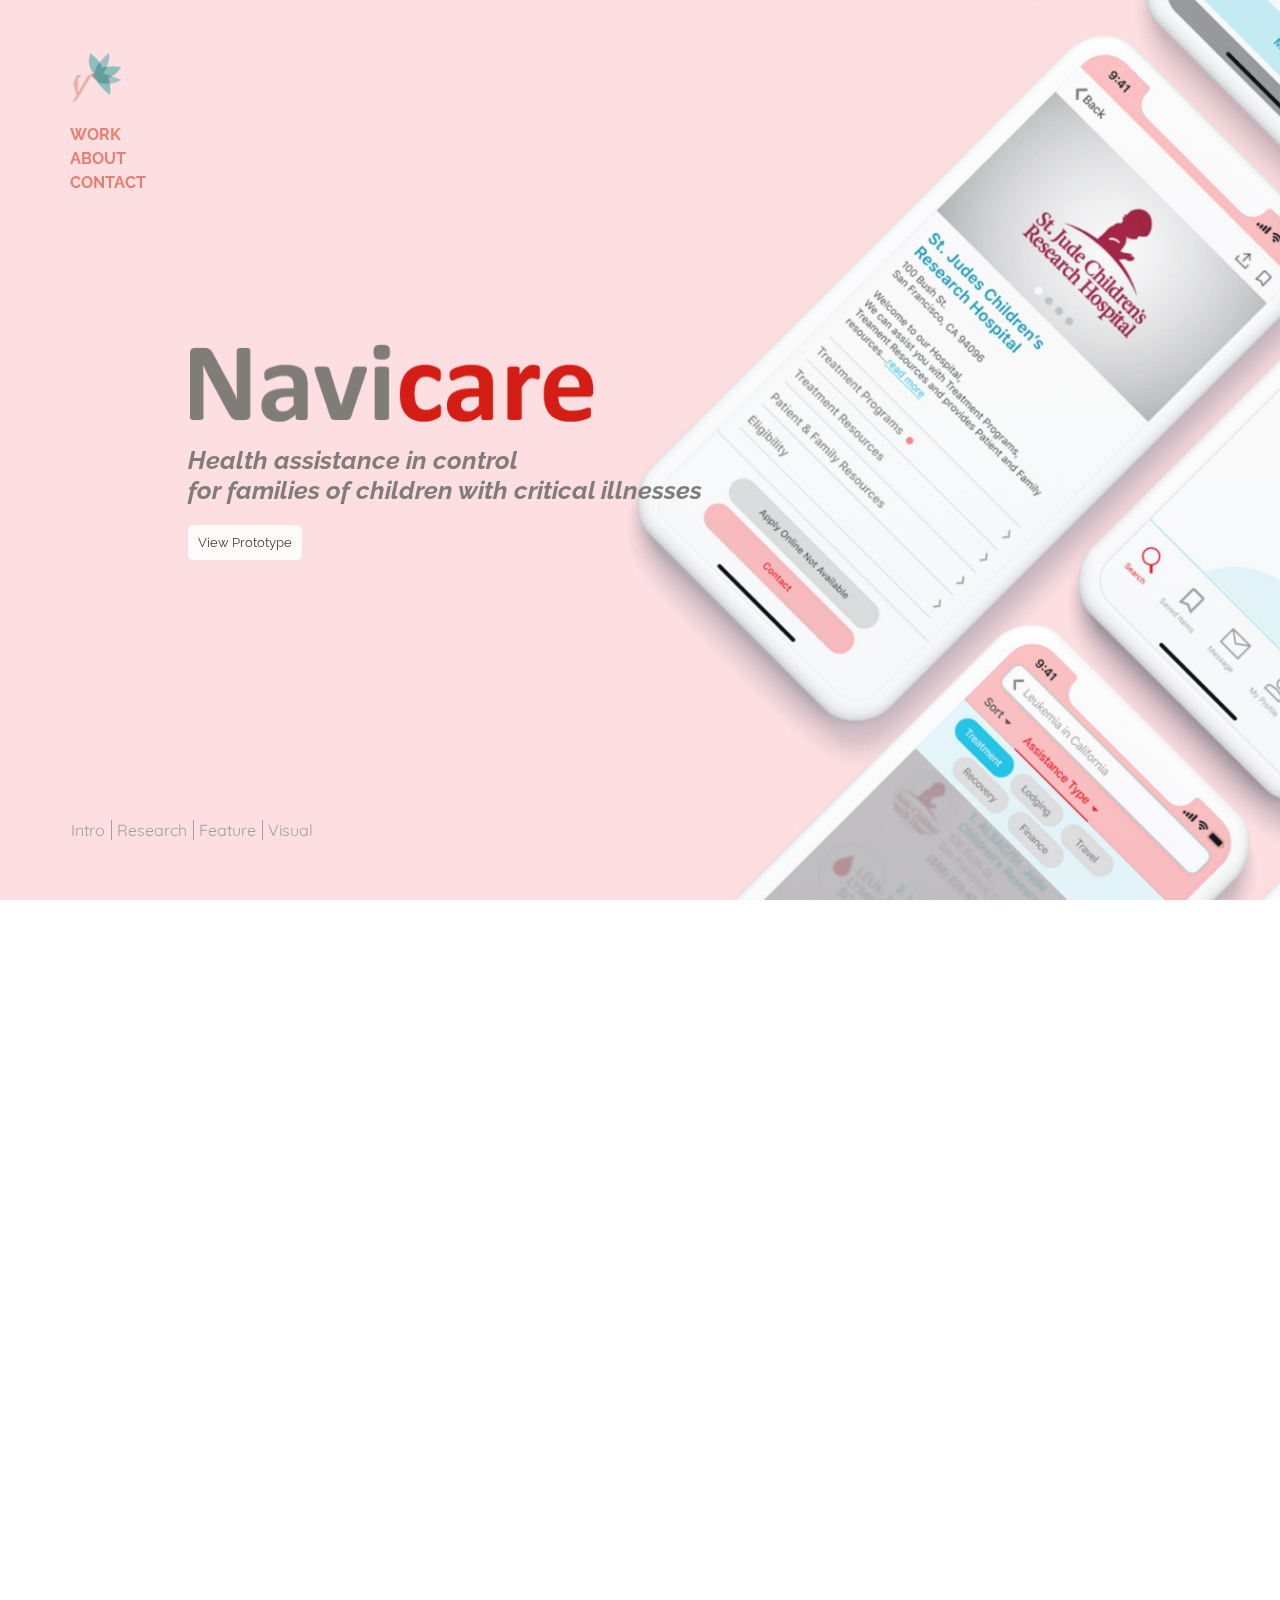
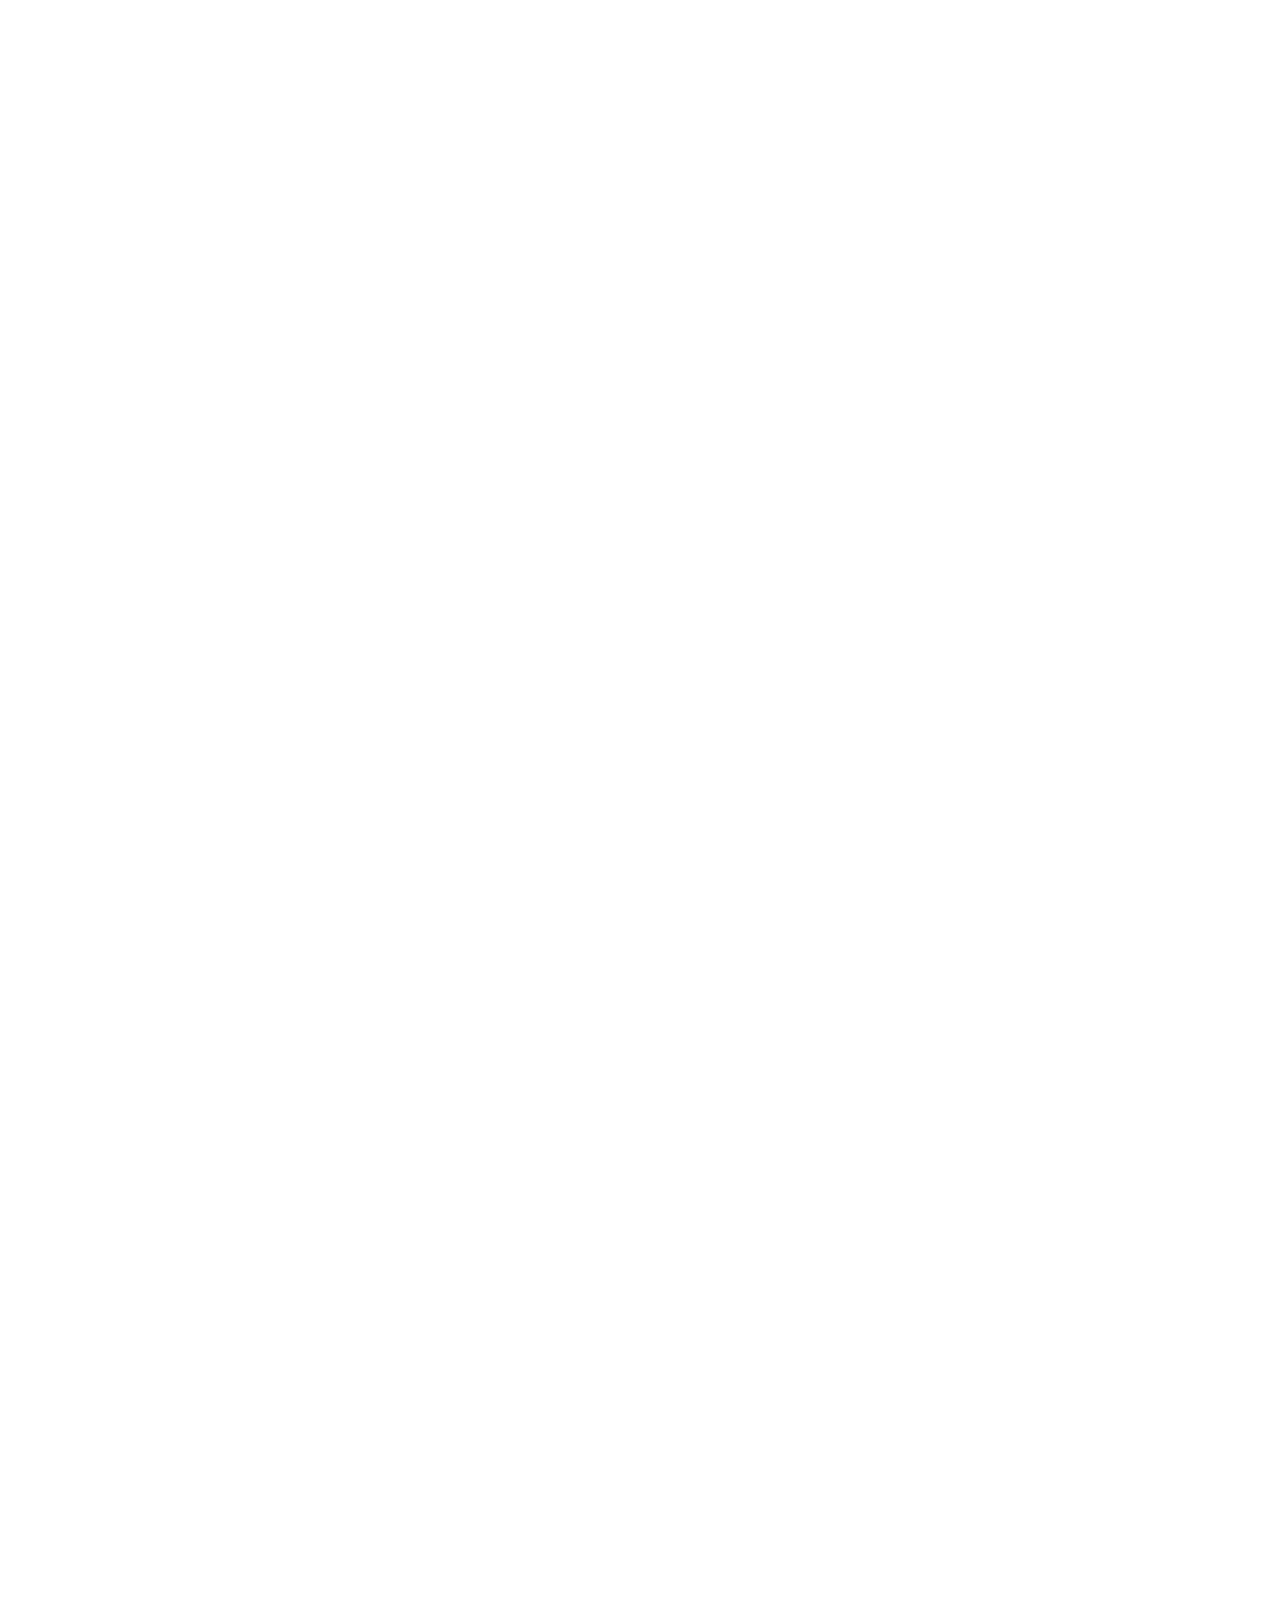
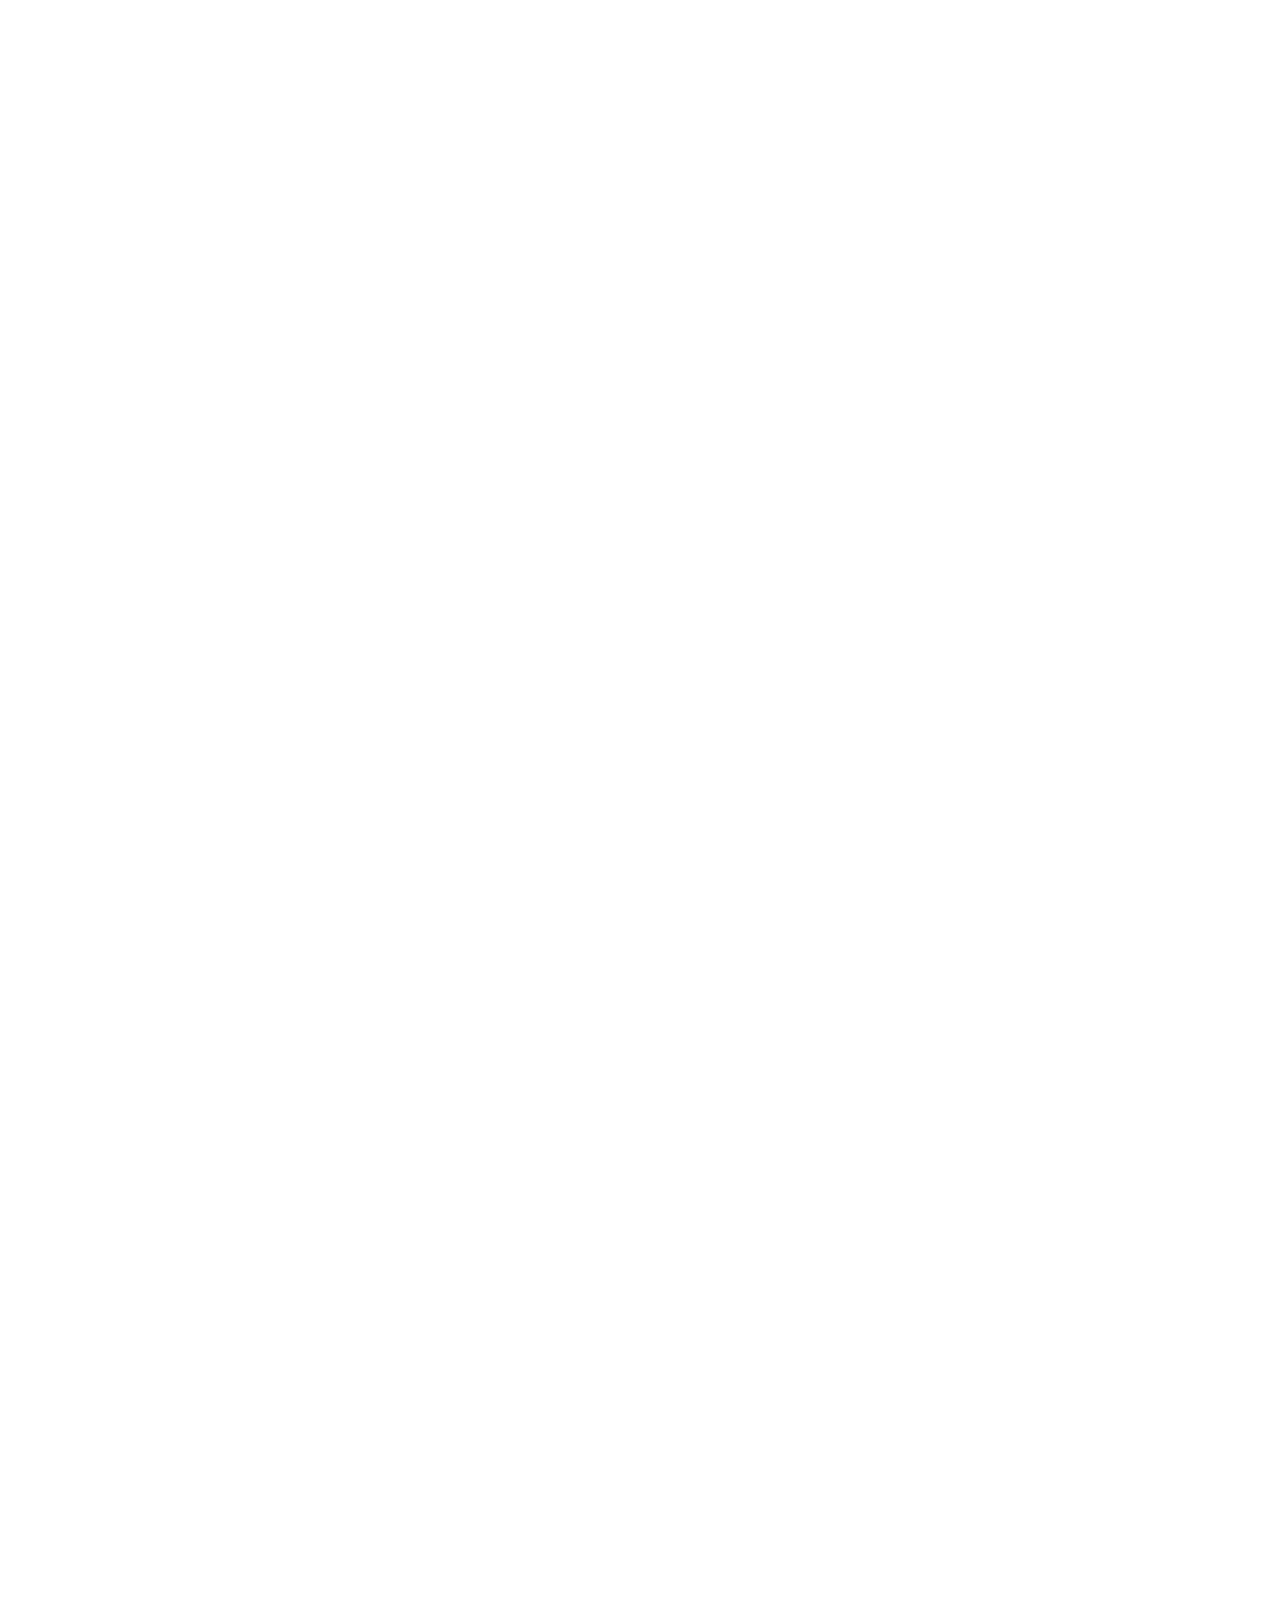
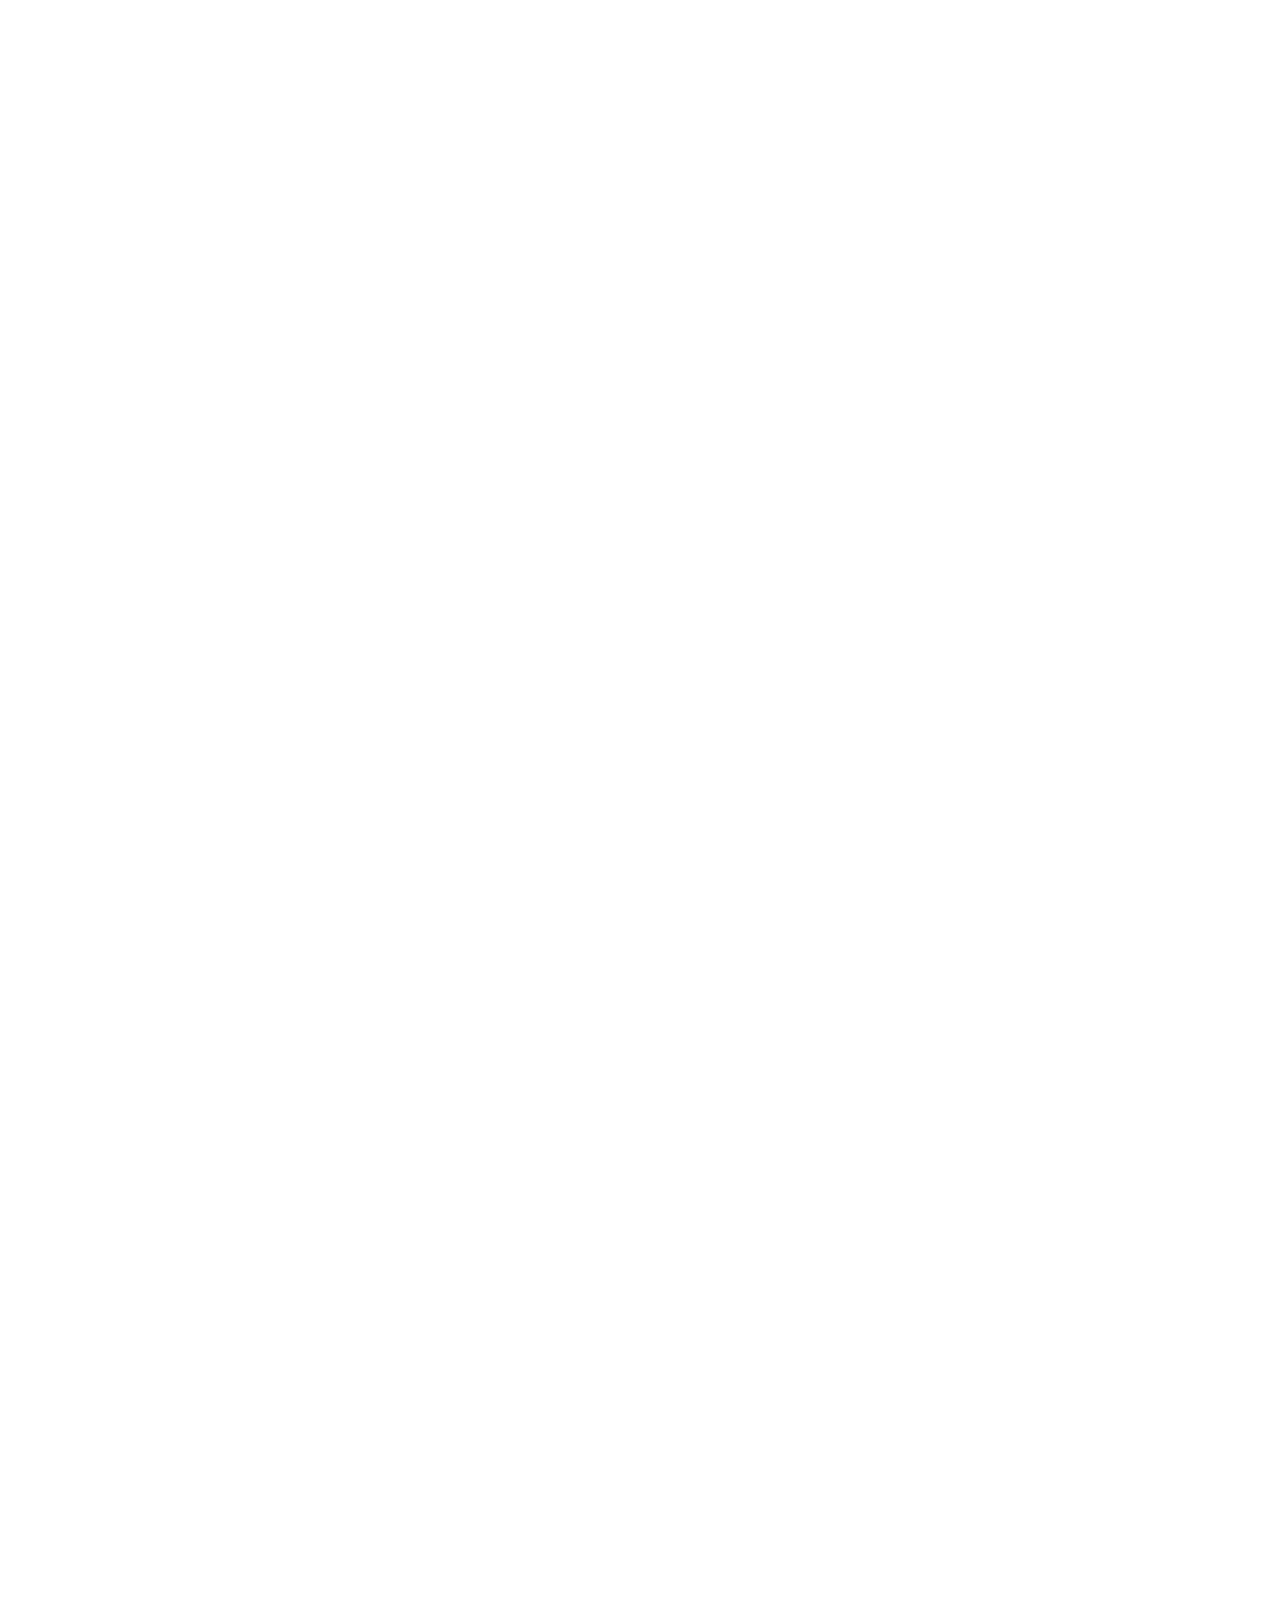
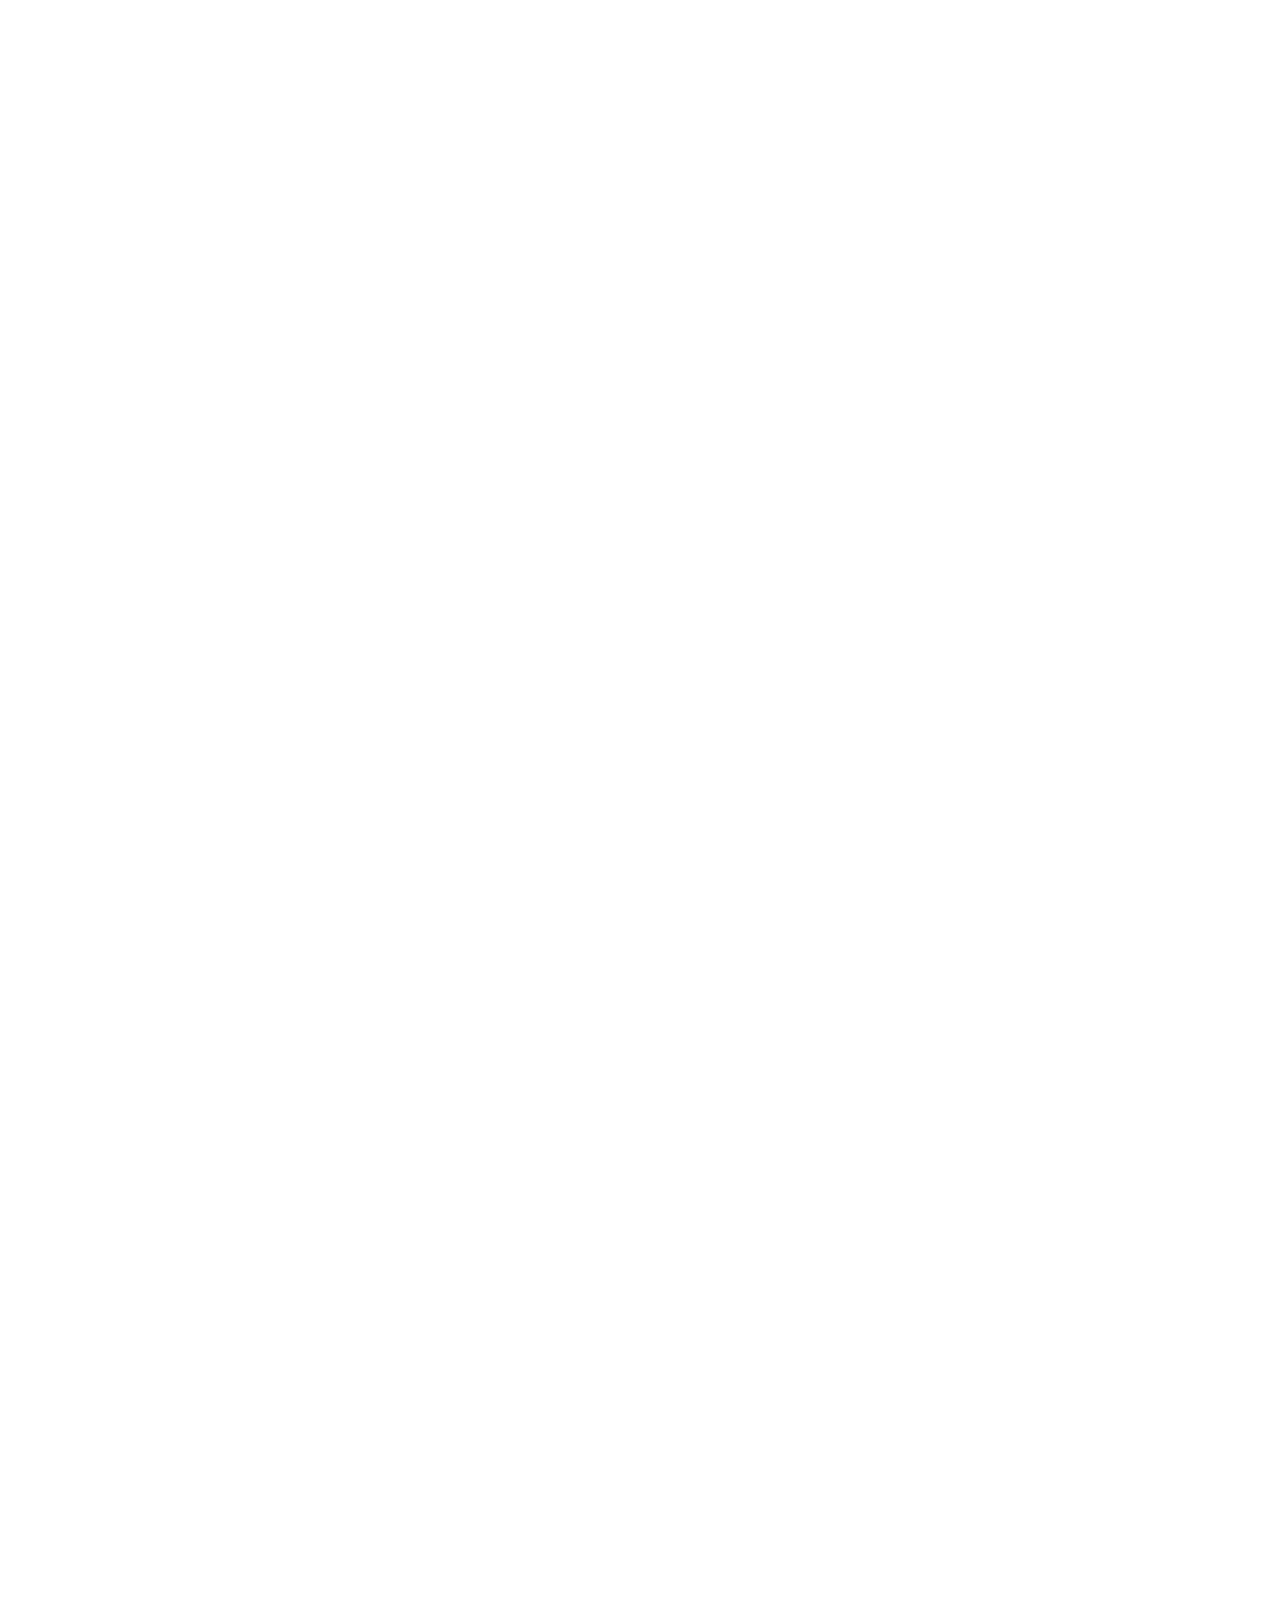
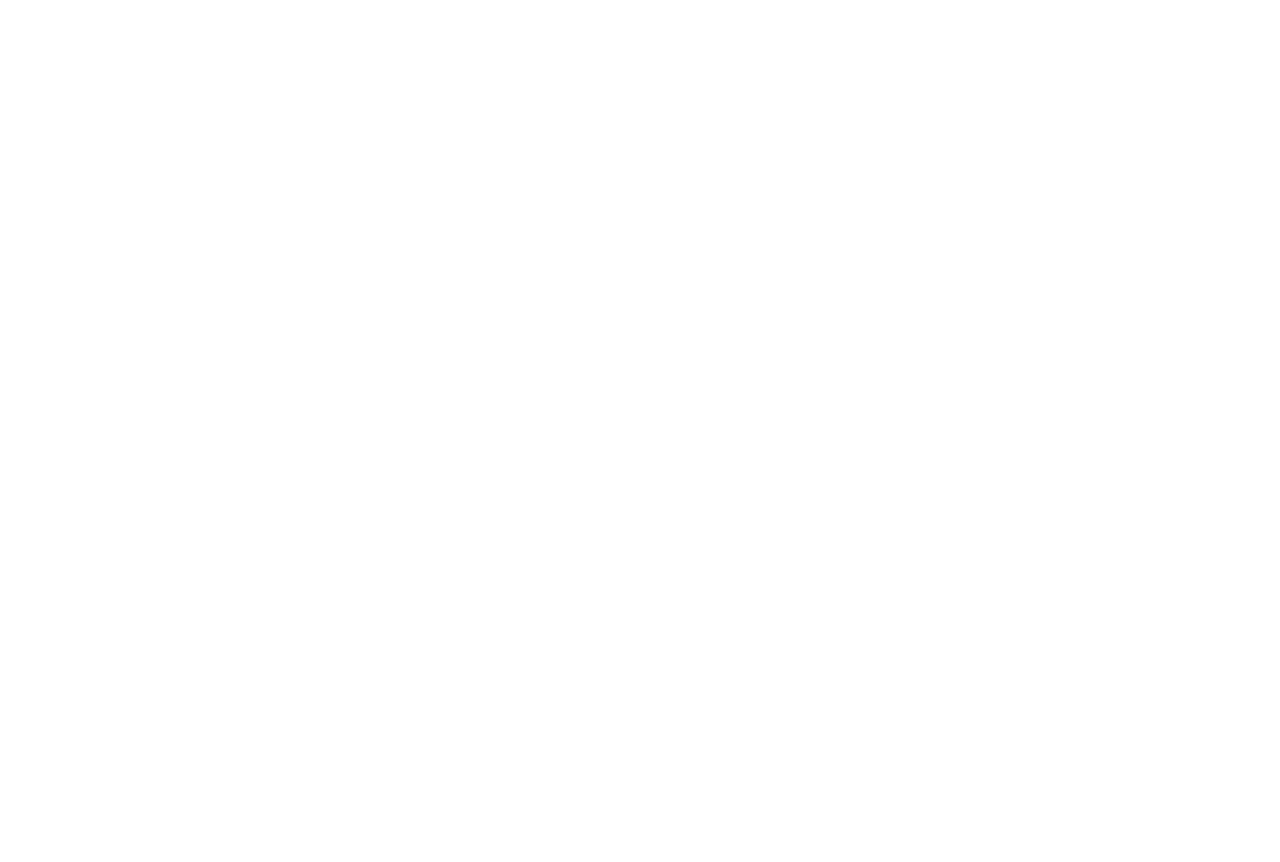
<file: navicare.html>
<!DOCTYPE html>
<!--[if lt IE 7]>      <html class="no-js lt-ie9 lt-ie8 lt-ie7"> <![endif]-->
<!--[if IE 7]>         <html class="no-js lt-ie9 lt-ie8"> <![endif]-->
<!--[if IE 8]>         <html class="no-js lt-ie9"> <![endif]-->
<!--[if gt IE 8]><!-->

<html class="no-js">
<!--<![endif]-->

<head>
    <meta charset="utf-8">
    <meta http-equiv="X-UA-Compatible" content="IE=edge">
    <title>Navicare</title>
    <meta name="description" content="">
    <meta name="viewport" content="width=device-width, initial-scale=1">
    <link rel="icon" type="image/png" href="assets/img/ID_Symbol.png">
    <link rel="stylesheet" href="resources/css/nav.css">
    <link rel="stylesheet" href="resources/css/navicare-subnav.css">
    <link rel="stylesheet" href="resources/css/navicare-static.css">
    <link rel="stylesheet" type="text/css" href="https://fonts.googleapis.com/css?family=Raleway:400,400i,500,600,700|Quicksand:400,400i,500,600,700">
</head>

<body>
    <!--[if lt IE 7]>
            <p class="browsehappy">You are using an <strong>outdated</strong> browser. Please <a href="#">upgrade your browser</a> to improve your experience.</p>
        <![endif]-->

    <script src="resources/js/navigation.js" defer></script>
    <!-- <script src="resources/js/subnav.js" defer></script> -->
    <script src="resources/js/smoothAnchorScroll.js" defer></script>
    <nav class="nav-container">
        <ul>
            <li id="index">
                <a href="index.html">
                    <img src="assets/img/ID_Symbol.png" alt="Tram Nguyen Logo">
                </a>
            </li>
            <li><div id="work-nav">WORK</div>
                <ul id="work-subnav" class="collapsible">
                    <li><a class="nav-link" href="zsfg.html">Zuckerberg Hospital</a></li>
                    <li><a class="selected nav-link" href="navicare.html">Navicare</a></li>
                </ul>
            </li>
            <li><a class="nav-link" href="about.html">ABOUT</a></li>
            <li><a class="nav-link"href="contact.html">CONTACT</a></li>
        </ul>
    </nav>
    <header>
        <nav id="mobile-nav">
            <div id="hamburger">
                <img id="hamburger-icon" src="assets/img/hamburger.svg" alt="menu">
                <img id="close-icon" src="assets/img/close.svg" alt="close">
            </div>
            <div id="nav-list-container" class="hidden">
                <ul>
                    <li><a class="nav-link" href="index.html">HOME</a></li>
                    <li><a id="work-nav-mob">WORK</a>
                        <ul id="work-subnav-mob" class="collapsible show">
                            <li><a class="nav-link" href="zsfg.html">Zuckerberg Hospital</a></li>
                            <li><a class="nav-link selected" href="navicare.html">Navicare</a></li>
                        </ul>
                    </li>
                    <li><a class="nav-link" href="about.html">ABOUT</a></li>
                    <li><a class="nav-link"href="contact.html">CONTACT</a></li>
                </ul>
                <div class="contact-links-container-nav">
                    <ul>
                        <li>
                            <a href="https://www.linkedin.com/in/tramnguyentn/" target="_blank" rel="noopener noreferrer">
                                <img src="assets/img/linkedin-icon.svg" alt="Link to LinkedIn profile">
                            </a>
                        </li>
                        <li>
                            <a href="https://www.instagram.com/traaam.design2019/" target="_blank" rel="noopener noreferrer">
                                <img src="assets/img/instagram-icon.svg" alt="Link to Instagram profile">
                            </a>
                        </li>
                        <li>
                            <a href="https://www.behance.net/jumpnguyen" target="_blank" rel="noopener noreferrer">
                                <img src="assets/img/behance-icon.svg" alt="Link to Behance portfolio">
                            </a>
                        </li>
                    </ul>
                </div>
            </div>
        </nav>
        <a id="mobile-logo" href="index.html">
            <img src="assets/img/mobile-header-logo.png" alt="Tram Nguyen Logo">
        </a>
    </header>
    <div id="subnav">
        <!-- <span class="end-border selectable" onclick="scrollToElement('page-2')">Intro</span>
        <span class="end-border selectable" onclick="scrollToElement('page-6')">Research</span>
        <span class="end-border selectable" onclick="scrollToElement('page-7')">Feature</span>
        <span class="selectable" onclick="scrollToElement('page-10')">Visual</span> -->
        <a class="end-border selectable" href="#page-2">Intro</a>
        <a class="end-border selectable" href="#page-5">Research</a>
        <a class="end-border selectable" href="#page-7">Feature</a>
        <a class="selectable" href="#page-10">Visual</a>
    </div>
    <div class="border right-border"></div>
    <div class="border left-border"></div>
    <div class="border top-border"></div>
    <div class="border bottom-border"></div>
    <main class="main-container">
        <div class="pages-container">
            <section id="page-1">
                <div class="content-container">
                    <div class="logo-container">
                        <img id="logo" src="assets/img/navicare-logo.svg" alt="navicare logo">
                        <div class="text-container">
                            <h1>
                                <p>Health assistance in control</p>
                                <p>for families of children with critical illnesses</p>
                            </h1>
                            <a class="font-xsmall" href="https://www.figma.com/proto/wjDbN6vCnL3PHEzl3anbX9/Wireframe_website?node-id=334%3A0&scaling=scale-down" target="_blank">View Prototype</a>
                        </div>
                    </div>
                    <img id="landing-img" src="assets/img/landing-page.jpg" alt="navicare landing">
                </div>
            </section>
            <section id="page-2">
                <div class="content-container">
                    <div class="inner-content">
                        <h2 class="alt-color font-large">Our awesome team</h2>
                        <div class="inner-wrapper">
                            <div class="content-desc font-small">
                                <p>Navicare is a concept project conducted under the supervision of the General Assembly instructing staff.</p>
                                <p>Our team includes:</p>
                                <div class="attribution">
                                    <p class="author">Tram Nguyen</p>
                                    <p>UX Designer</p>
                                    <p>Researcher</p>
                                    <p>Brand Strategist</p>
                                </div>
                                <div class="attribution">
                                    <p class="author">Rachel Dweyer</p>
                                    <p>MVP</p>
                                    <p>Project Manager</p>
                                    <p>Creative Concept</p>
                                </div>
                                <div class="attribution">
                                    <p class="author">Atom Edwards</p>
                                    <p>User Research</p>
                                    <p>Data Analysis</p>
                                    <p>Prototyping</p>
                                </div>
                                <div>
                                    <div>
                                        <span class="font-bold">Company: </span>
                                        <span>Johnson & Johnson</span>
                                    </div>
                                    <div>
                                        <span class="font-bold">Problem to solve: </span>
                                        <span>New product</span>
                                    </div>
                                    <div>
                                        <span class="font-bold">Format: </span>
                                        <span>Mobile app</span>
                                    </div>
                                    <div>
                                        <span class="font-bold">Assignment Method: </span>
                                        <span>Flow diagram, workshop</span>
                                    </div>
                                    <div>
                                        <span class="font-bold">Design Deliverables: </span>
                                        <span>High fidelity prototype, task flows, MVP</span>
                                    </div>
                                </div>
                            </div>
                            <div class="graphics">
                                <div class="graphic-cell">
                                    <div class="text-top">02</div>
                                    <div class="text-bottom">weeks</div>
                                </div>
                                <div class="graphic-cell">
                                    <div class="text-top">01</div>
                                    <div class="text-bottom">iOS app</div>
                                </div>
                                <div class="graphic-cell last">
                                    <div class="text-top">03</div>
                                    <div class="text-bottom">members</div>
                                </div>
                            </div>
                        </div>
                    </div>
                </div>
            </section>
            <section id="page-3">
                <div class="content-container">
                    <div class="inner-content">
                        <h2 class="primary-color font-large">
                            <p>Childhood critical illnesses</p>
                            <p>have been on the rise</p>
                        </h2>
                        <div class="content-desc font-small">
                            <div class="margin-bottom-med">
                                <p class="margin-none">In America, 13,000 children are diagnosed with cancer each year,</p>
                                <p class="margin-none">200,000 children live with either type 1 or type 2 diabetes,</p>
                                <p class="margin-none">and 9 million children suffer from asthma.</p>
                            </div>
                            <div>
                                <p class="margin-none">With that rising number of cases, <strong>cost of treatment</strong> and care are also <strong>extremely high</strong>.</p>
                                <p class="margin-none">Sadly, a majority of patients come from lower income, minority, and uninsured families.</p>
                                <p class="margin-none">Even if they are insured, that doesn't mean they can afford paying the flood of medical bills</p>
                                <p class="margin-none">coming their way.</p>
                            </div>
                            <div class="quote-container">
                                <img src="assets/img/quote.svg" alt="" loading="lazy">
                                <p class="quote">Financially, it was a disaster coming.</p>
                                <p class="quote">Her first hospital bill, not including surgery and</p>
                                <p class="quote">anesthesia, was $308,000.00.</p>
                                <p class="quote-attr font-xsmall">-Kellie, whose daughter has a serious disability</p>
                            </div>
                        </div>
                    </div>
                </div>
            </section>
            <section id="page-4">
                <div class="content-container">
                    <div class="inner-content">
                        <div class="content">
                            <h2 class="font-medium margin-bottom-med primary-color">Our Proposal</h2>
                            <h3 class="font-large alt-color">
                                <p><span class="grey">Navi</span><span class="red">care</span>, the bridge between families of kids with critical illnesses and assistance resources.</p>
                            </h3>
                            <div class="content-desc font-small">
                                <p class="margin-bottom-med">Parents and guardians of kids with chronic conditions may feel overwhelmed by the cost and demands of medical care and may lack the resources to seek out assistance.</p>
                                <p class="margin-bottom-med">Having all those concerns in mind, we proudly proposed <strong>Navicare</strong>, an app that could help families of children with critical illnesses find the right assistance resources they need, set up the first steps of enrolling and keep track of their progresses.</p>
                                <p class="margin-bottom-med">Navicare, inspired by the missions done by <strong>Johnson & Johnson</strong>, will continue deliver its sponsored company’s objectives, and help families of children in need, starting with this app. </p>
                            </div>
                            <div class="img-container">
                                <img src="assets/img/parent-1.jpg" alt="parent and child 1" loading="lazy">
                                <img src="assets/img/parent-2.jpg" alt="parent and child 2" loading="lazy">
                            </div>
                        </div>
                    </div>
                </div>
            </section>
            <section id="page-5">
                <div class="content-container">
                    <img class="graphic" src="assets/img/check-mark.svg" alt="" loading="lazy">
                    <div class="inner-content">
                            <div class="left">
                                <h3 class="font-small primary-color">Features</h3>
                                <ul class="list font-small">
                                    <li>&#x2022; Lack of process tracking</li>
                                    <li>&#x2022; Financial assistance isn't the priority</li>
                                    <li>&#x2022; Saving feature is a competitive edge</li>
                                </ul>
                                <h3 class="font-small primary-color margin-top-large">Other observations</h3>
                                <ul class="list font-small">
                                    <li>&#x2022; Complicated navigation</li>
                                    <li>&#x2022; Difficult navigation</li>
                                    <li>&#x2022; Color palette is not user friendly</li>
                                </ul>
                            </div>
                            <div class="right">
                                <h2 class="font-large alt-color">What has been done?</h2>
                                <img src="assets/img/chart.svg" alt="comparison chart" loading="lazy">
                            </div>
                    </div>
                </div>
            </section>
            <section id="page-6">
                <div class="content-container">
                    <div class="inner-content">
                        <div class="left">
                            <img src="assets/img/mvp-chart.png" alt="MVP chart" loading="lazy">
                            <p class="font-xsmall">MVP chart</p>
                        </div>
                        <div class="right">
                            <h2 class="font-large alt-color">
                                <p>Most important feature -</p>
                                <p>To search for a treatment</p>
                            </h2>
                            <div class="text-container">
                                <p class="margin-none">Thanks to comparative analysis, we realized that the most important feature that has to be present for this app is the <strong>Search tool</strong>. However, the app could not just function on one feature alone. The team then did a generative workshop and brainstormed any other potential features which were categorized in an <strong>MVP chart</strong> (Minimum viable product), so that we could align on what to work on first in the given timeframe.</p>
                                <p class="margin-none">After figuring out what features we should have for our apps, I then moved on to setting up 3 main work flows that covers these features:</p>
                                <ul>
                                    <li>&#x2022; Conduct a search for a treatment</li>
                                    <li>&#x2022; Save the treatment program option</li>
                                    <li>&#x2022; Organize watch list and apply</li>
                                </ul>
                            </div>
                        </div>
                    </div>
                    <div class="graphics">
                        <img src="assets/img/work-flow-chart.png" alt="work flow chart" loading="lazy">
                        <p class="font-xsmall">Work flow chart</p>
                    </div>
                </div>
            </section>
            <section id="page-7">
                <div class="content-container">
                    <div class="inner-content">
                        <div class="left">
                            <div class="concern font-medium font-bold">Concern 1</div>
                            <h2 class="font-large alt-color margin-bottom-med">How to get access to support resources?</h2>
                            <h3 class="font-small primary-color">User Behavior</h3>
                            <div class="list">
                                <p class="font-small">Unaware of the existence of resources</p>
                            </div>
                            <h3 class="font-small primary-color">Goals</h3>
                            <div class="list">
                                <p class="font-small">To find the most suitable resources for user's needs</p>
                            </div>
                            <h3 class="font-small primary-color">Features</h3>
                            <div class="list">
                                <ul>
                                    <li class="font-small">&#x2022; Category filter for precise search list</li>
                                    <li class="font-small">&#x2022; Progressive disclosure info list for quick scanning</li>
                                </ul>
                            </div>
                        </div>
                        <div class="right">
                            <img src="assets/img/1.svg" alt="" loading="lazy">
                            <div class="video">
                                <video autoplay loop muted playsinline>
                                    <source src="assets/video/vid1.mp4" type="video/mp4">
                                </video>
                            </div>
                        </div>
                    </div>
                </div>
            </section>
            <section id="page-8">
                <div class="content-container">
                    <div class="inner-content">
                        <div class="left">
                            <img src="assets/img/2.svg" alt="" loading="lazy">
                            <div class="video">
                                <video autoplay loop muted playsinline>
                                    <source src="assets/video/vid2.mp4" type="video/mp4">
                                </video>
                            </div>
                        </div>
                        <div class="right">
                            <div class="concern font-medium font-bold">Concern 2</div>
                            <h2 class="font-large alt-color margin-bottom-med">How to quickly apply for multiple resources?</h2>
                            <h3 class="font-small primary-color">User Behavior</h3>
                            <div class="list">
                                <p class="font-small">Spends endless of time calling and applying for assistance resources</p>
                            </div>
                            <h3 class="font-small primary-color">Goals</h3>
                            <div class="list">
                                <p class="font-small">Call and apply for these resources quickly</p>
                            </div>
                            <h3 class="font-small primary-color">Features</h3>
                            <div class="list">
                                <ul>
                                    <li>&#x2022; Multiple phone call buttons</li>
                                    <li>&#x2022; Signifier for availability of phone number / online application form</li>
                                </ul>
                            </div>
                        </div>
                    </div>
                </div>
            </section>
            <section id="page-9">
                <div class="content-container">
                    <div class="inner-content">
                        <div class="left">
                            <div class="concern font-medium font-bold">Concern 3</div>
                            <h2 class="font-large alt-color margin-bottom-med">How to keep track of the applying process?</h2>
                            <h3 class="font-small primary-color">User Behavior</h3>
                            <div class="list">
                                <ul>
                                    <li>&#x2022; Lose focus of applying process</li>
                                    <li>&#x2022; Forget to follow up with the resources</li>
                                </ul>
                            </div>
                            <h3 class="font-small primary-color">Goals</h3>
                            <div class="list">
                                <p class="font-small">Check for applying progress</p>
                            </div>
                            <h3 class="font-small primary-color">Features</h3>
                            <div class="list">
                                <ul>
                                    <li class="font-small">&#x2022; Personalized saving list</li>
                                    <li class="font-small">&#x2022; Relative time to date of application submission or phone call made</li>
                                </ul>
                            </div>
                        </div>
                        <div class="right">
                            <img src="assets/img/3.svg" alt="" loading="lazy">
                            <div class="video">
                                <video autoplay loop muted playsinline>
                                    <source src="assets/video/vid3.mp4" type="video/mp4">
                                </video>
                            </div>
                        </div>
                    </div>
                </div>
            </section>
            <section id="page-10">
                <div class="content-container">
                    <div class="inner-content">
                        <div class="left">
                            <h2 class="font-large alt-color margin-bottom-med">Our color palette has gone through a <span class="primary-color">transformation</span></h2>
                            <div class="content-desc">
                                <p class="font-small">Navicare, as sponsored by Johnson & Johnson, is trying to reflect its branding within the color palette.</p>
                                <p class="font-small">Unfortunately, our initial color palette showed a majority of Red hint which reportedly has caused users unwelcoming feelings.</p>
                                <p class="font-small">This is a challenge needed to be address so more users can find the app more accessible</p>
                            </div>
                            <div class="graphics">
                                <div id="navi-img"><img src="assets/img/navicare-small.svg" alt="navicare logo" loading="lazy"></div>
                                <div id="divider">X</div>
                                <div id="johnson"><img src="assets/img/johnson.svg" alt="johnson and johnson logo" loading="lazy"></div>
                            </div>
                            <div class="graphics-circles">
                                <div id="gray">Light Gray</div>
                                <div id="red">Red</div>
                                <div id="pink">Pink</div>
                                <div id="white">White</div>
                            </div>
                        </div>
                        <div class="img-container">
                            <img id="phone-img" src="assets/img/phone.svg" alt="old design screenshot" loading="lazy">
                            <p class="font-xsmall">Old design, pre-iteration</p>
                        </div>
                    </div>
                </div>
            </section>
            <section id="page-11">
                <div class="content-container">
                    <img class="background" src="assets/img/half-circle-background.svg" alt="" loading="lazy">
                    <div class="inner-content">
                        <div class="left">
                            <h2 class="font-large alt-color margin-bottom-med">
                                <p>Calming,</p>
                                <p class="accent">Gentle,</p>
                                <p>Accessible</p>
                                <p>through the new palette</p>
                            </h2>
                            <p class="font-small">After testing and trials, we have considered adding a shade of blue to the palette. This color choice is still part of Johnson & Johnson’s original color palette, and at the same time a great accent to the intensity of red. With the new color palette, users will find it easy with the readability and scannability.</p>
                        </div>
                        <div class="right">
                            <div class="graphics-circles">
                                <div id="light-blue">Light Blue</div>
                                <div id="blue">Blue</div>
                                <div id="pink-2">Pink</div>
                                <div id="red-2">Red</div>
                            </div>
                        </div>
                    </div>
                    <div class="graphics-large">
                        <div class="circle-container">
                            <div class="circle-large">
                                <div>
                                    <p>4.53 : 1</p>
                                    <p>Constrast Ratio</p>
                                </div>
                            </div>
                        </div>
                        <div class="circle-container">
                            <div class="circle-large">
                                <div>
                                    <p>Pass</p>
                                    <p>WCAG AA</p>
                                </div>
                            </div>
                        </div>
                        <div class="circle-container">
                            <div class="circle-large">
                                <div>
                                    <p>Pass</p>
                                    <p>WCAG AAA</p>
                                </div>
                            </div>
                        </div>
                    </div>
                </div>
            </section>
            <section id="page-12">
                <div class="content-container">
                    <div class="inner-content">
                        <div class="content">
                            <h2 class="font-large alt-color margin-bottom-med">Upon next steps,</h2>
                            <p class="font-small">Since the product was created under time constraints, we didn’t get to test the end product with potential users. Therefore, if given more opportunities, we would further improve the product by:</p>
                            <ul>
                                <li class="font-small">&#x2022; Doing additional user testing</li>
                                <li class="font-small">&#x2022; Iterating on additional user feedback</li>
                                <li class="font-small">&#x2022; Adding Rating Feature for each recommended service</li>
                            </ul>
                        </div>
                        <div class="img-container">
                            <img src="assets/img/phone-mocks.png" alt="navicare screens" loading="lazy">
                        </div>
                    </div>
                </div>
            </section>
        </div>
    </main>
</body>

</html>
</file>
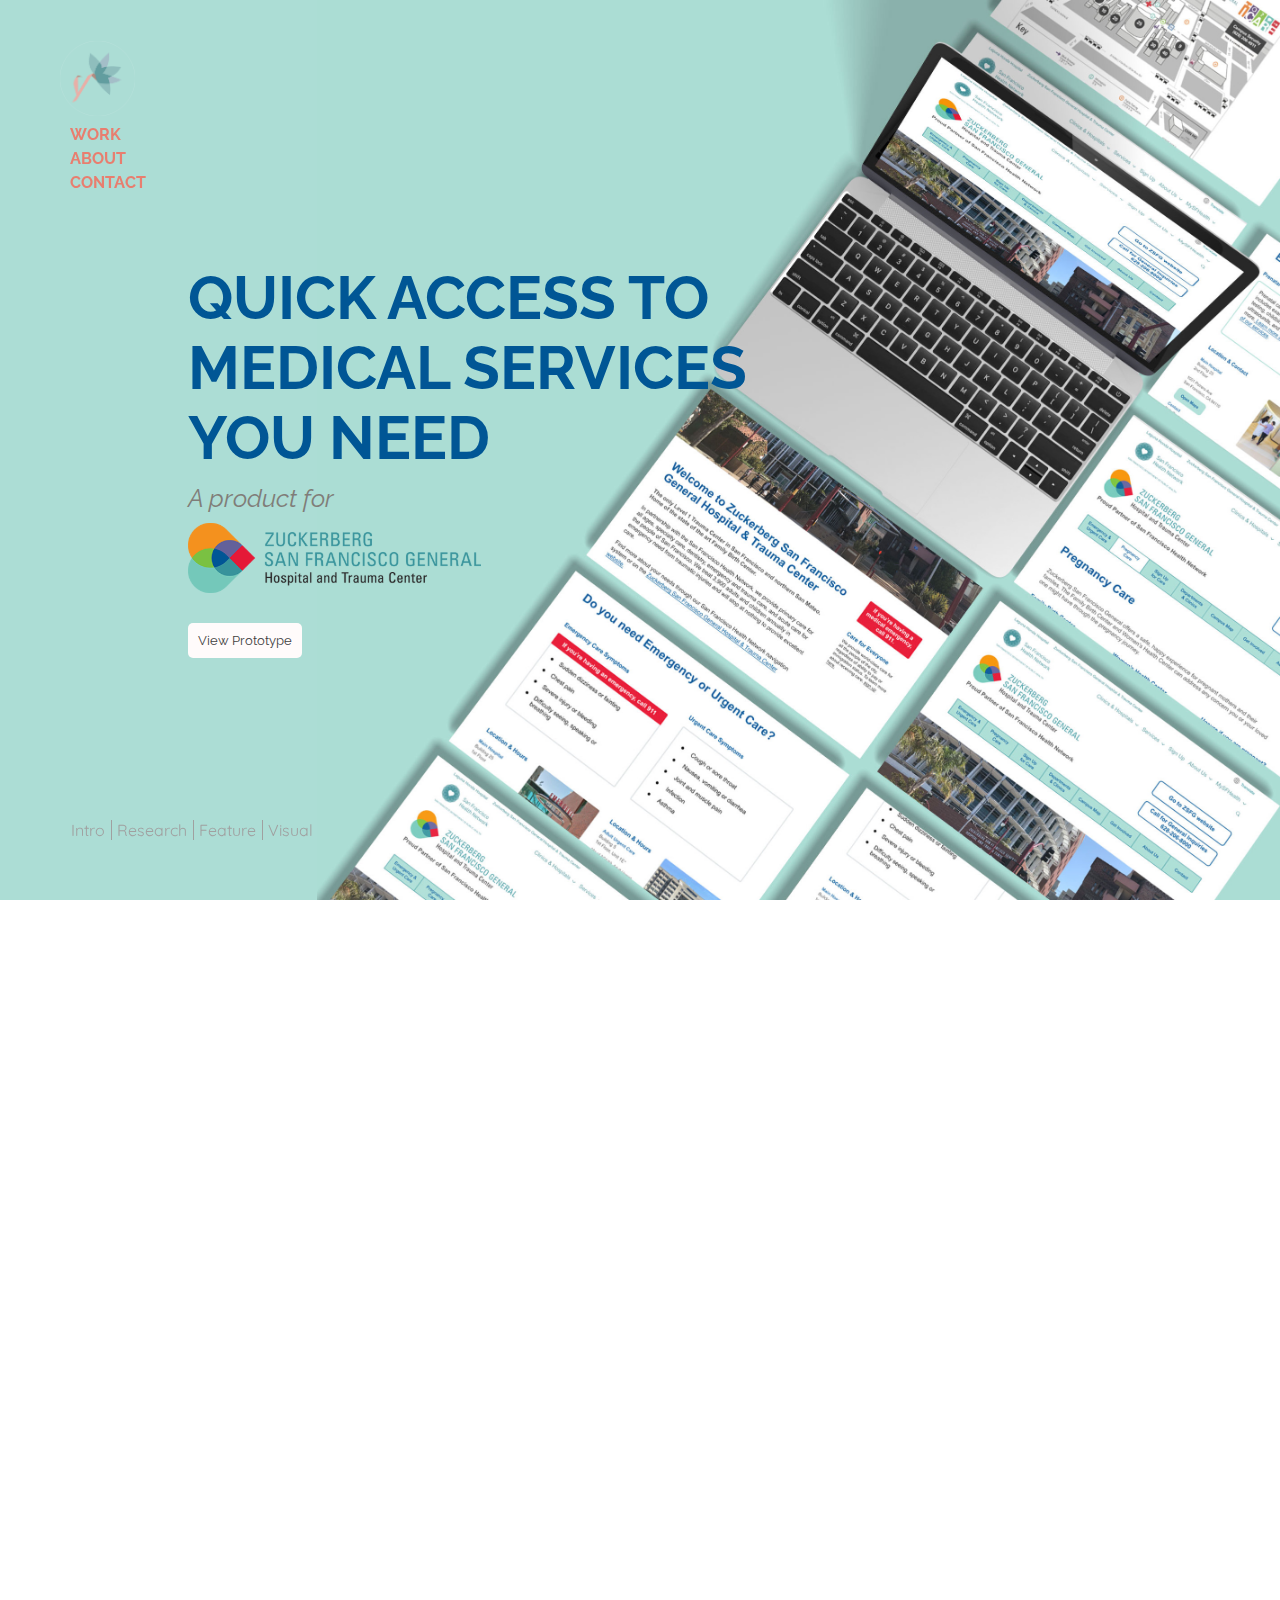
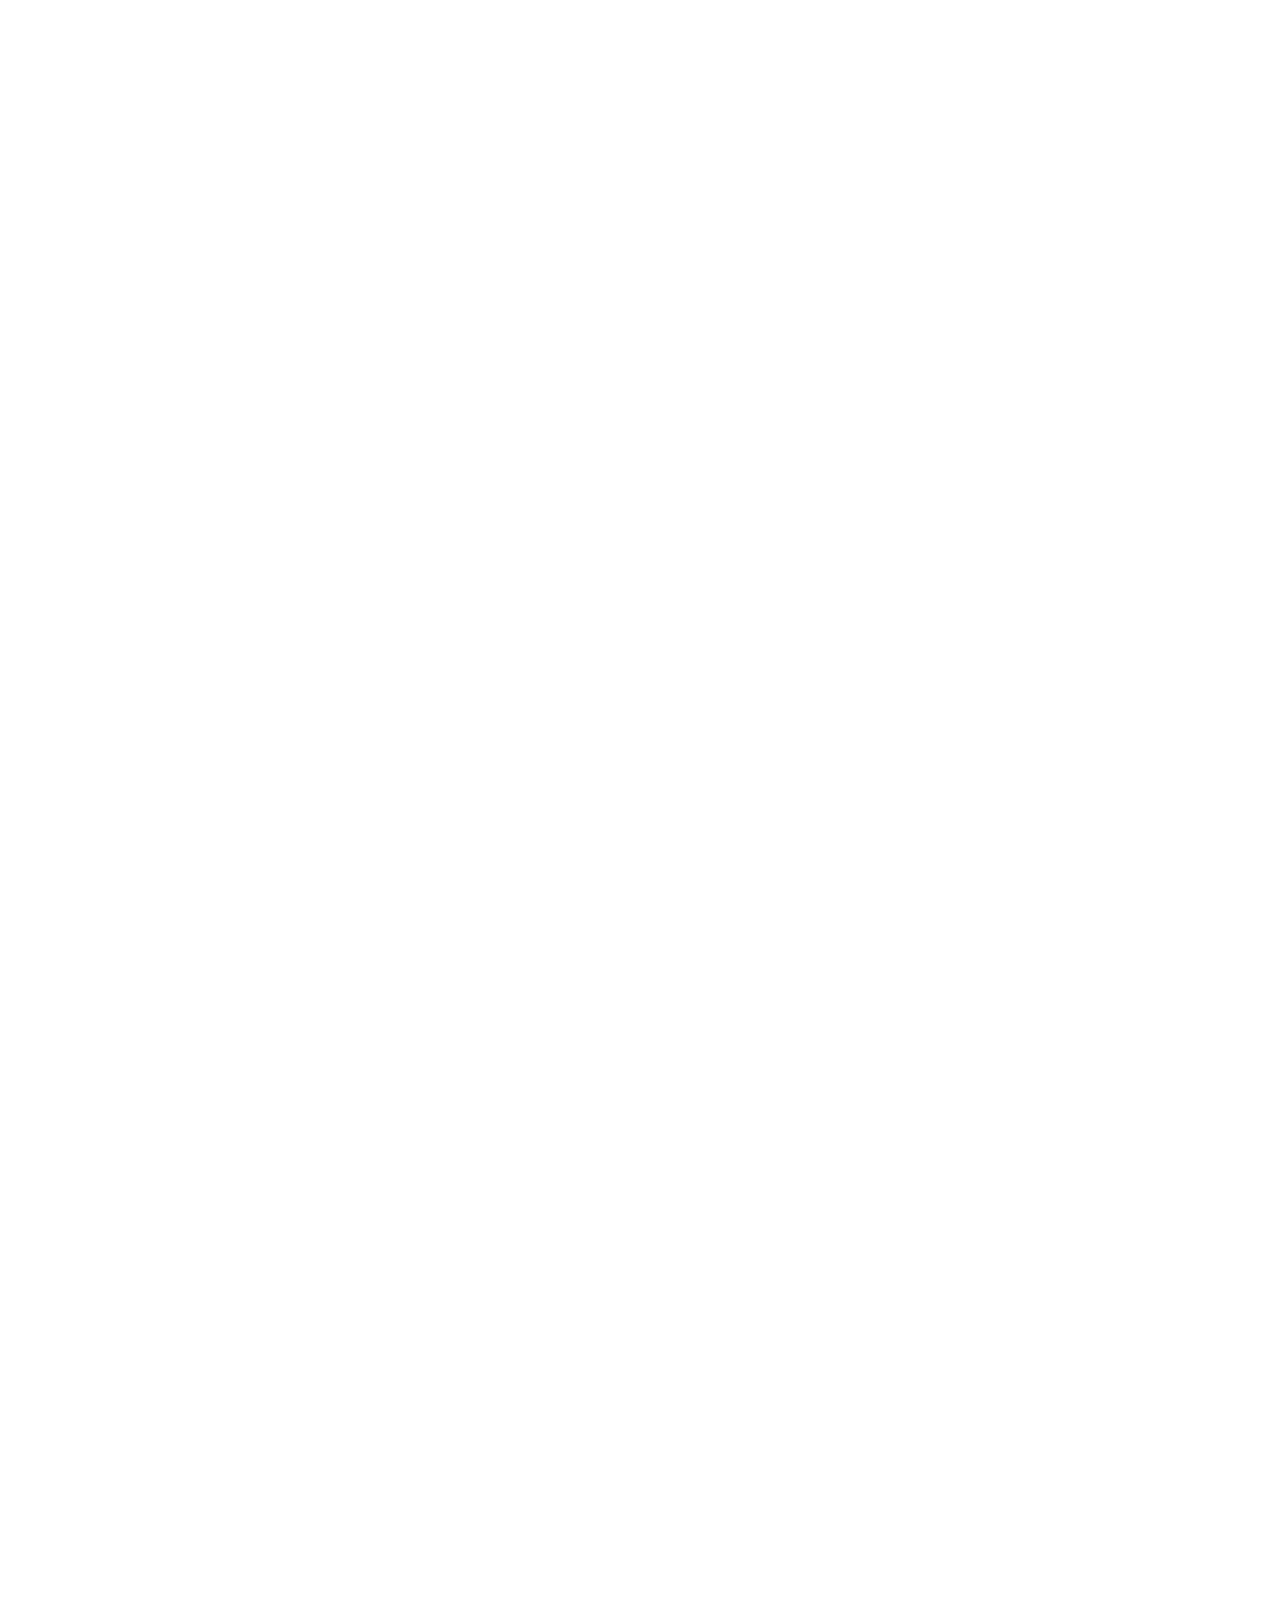
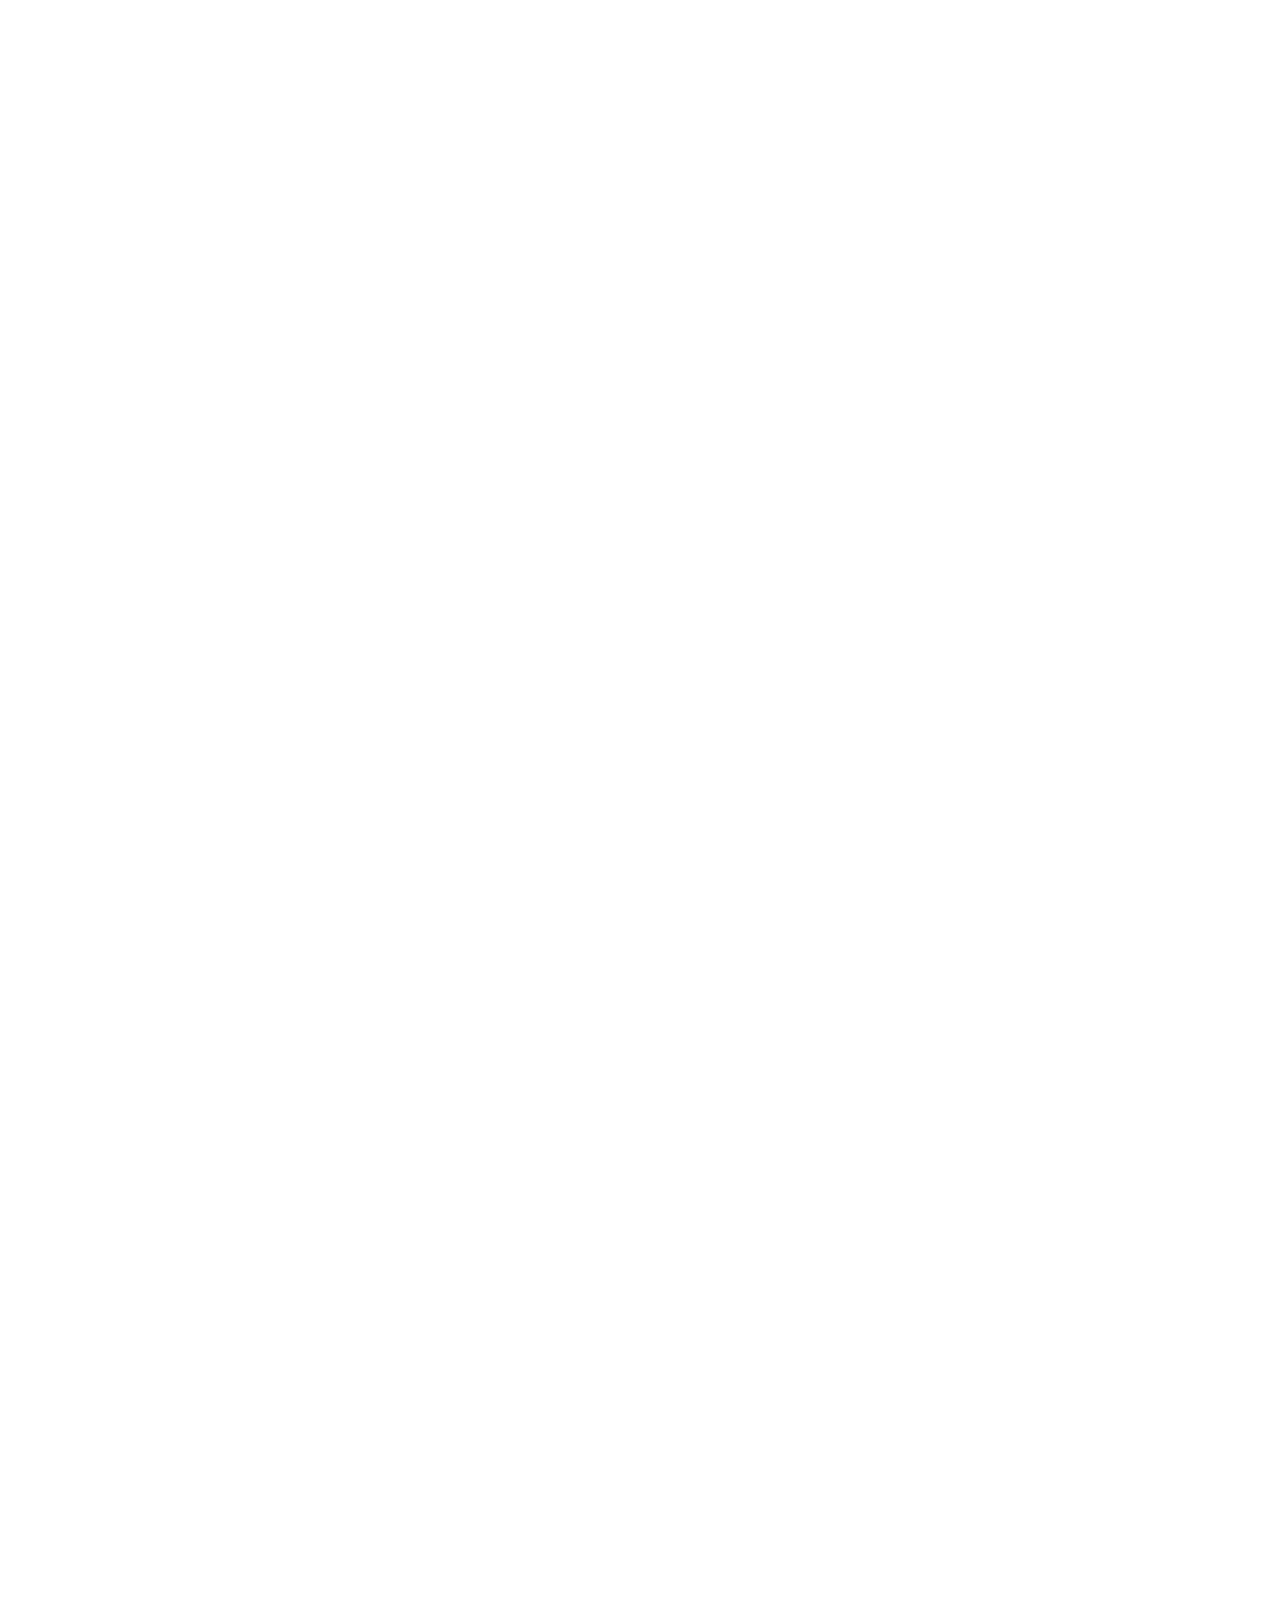
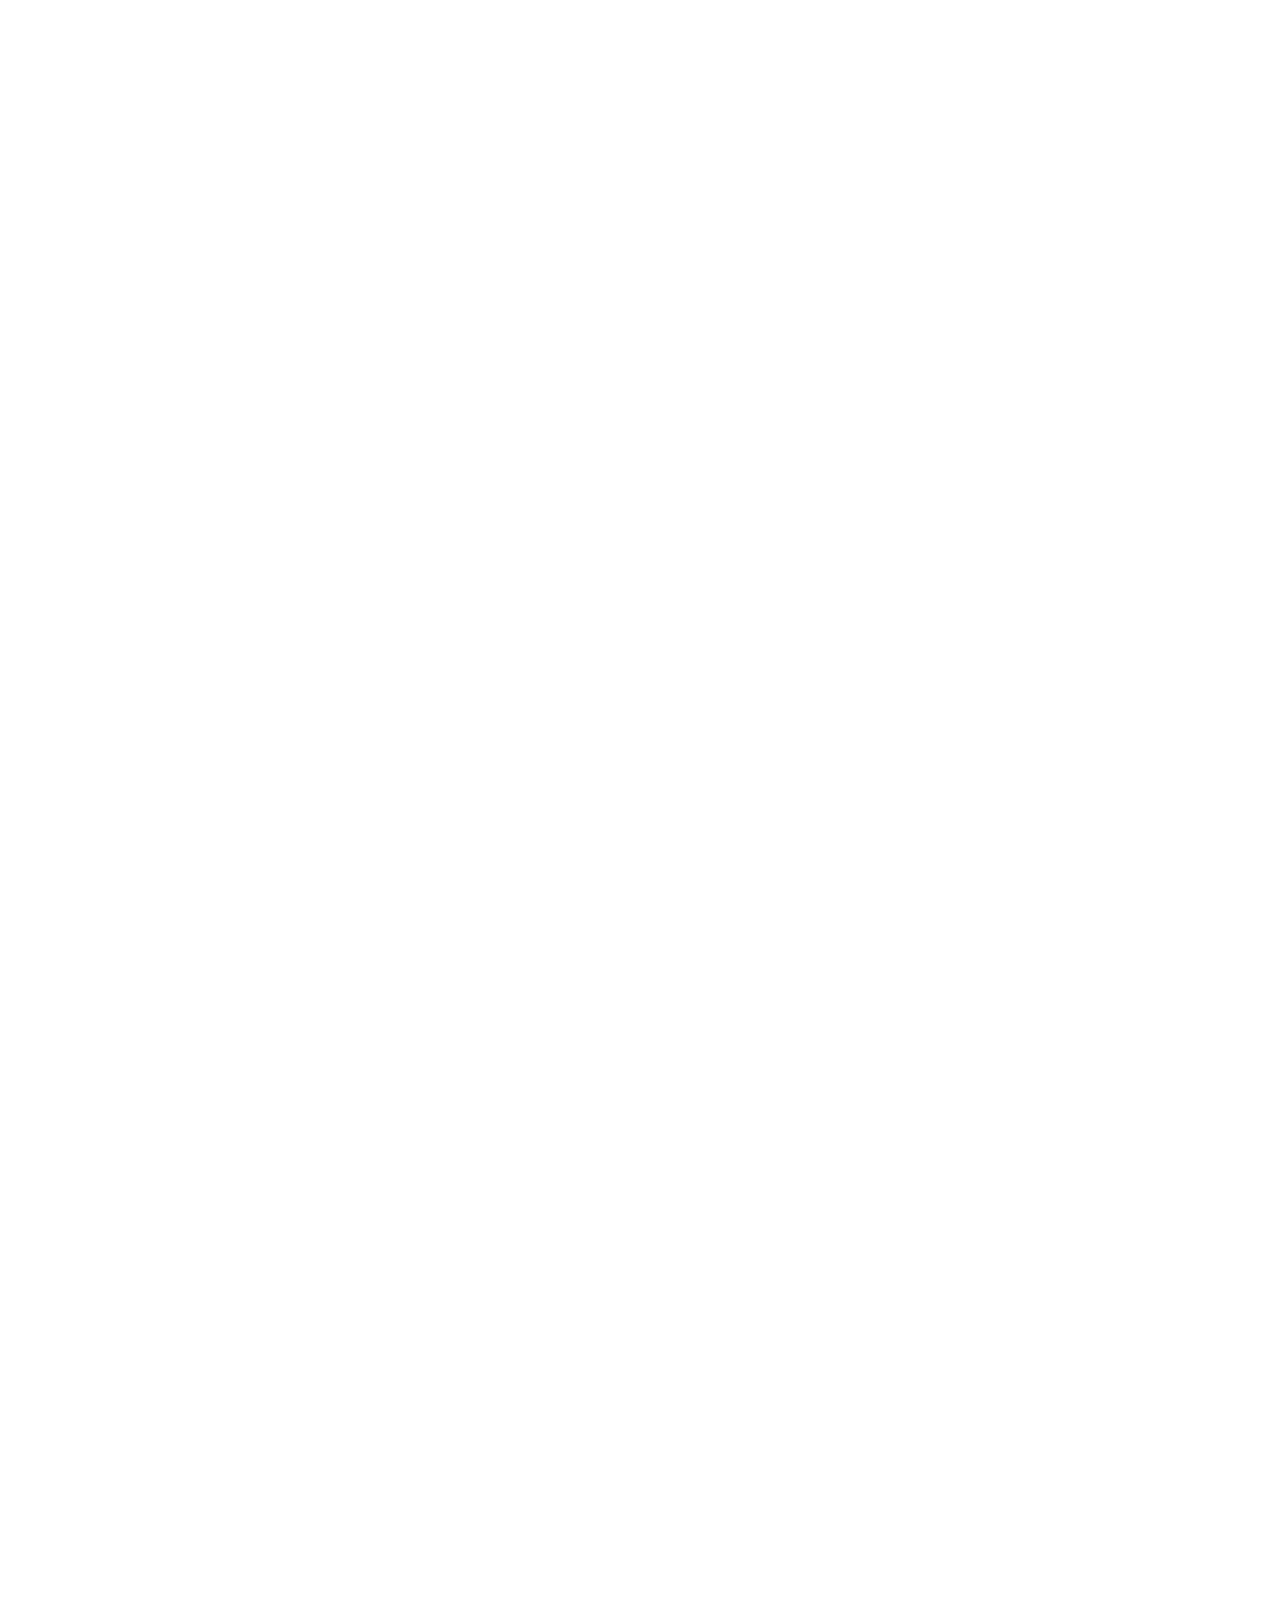
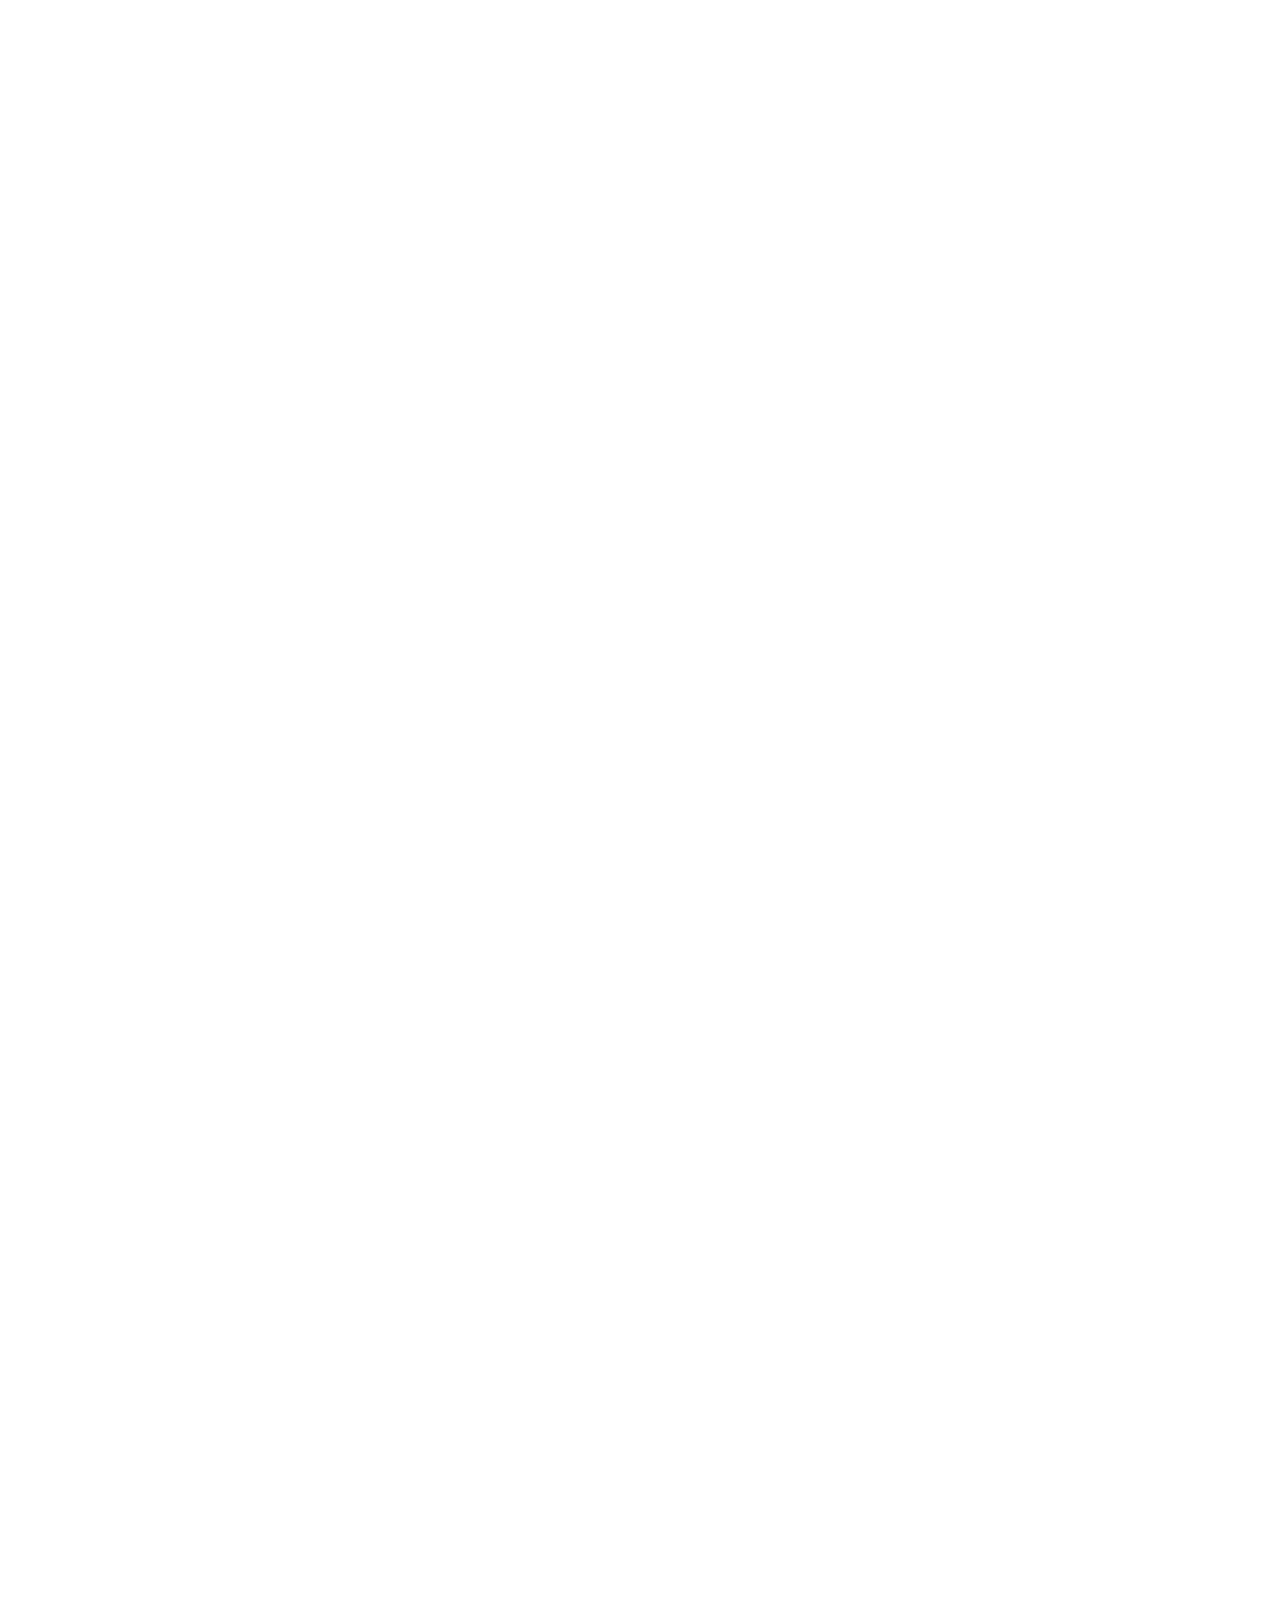
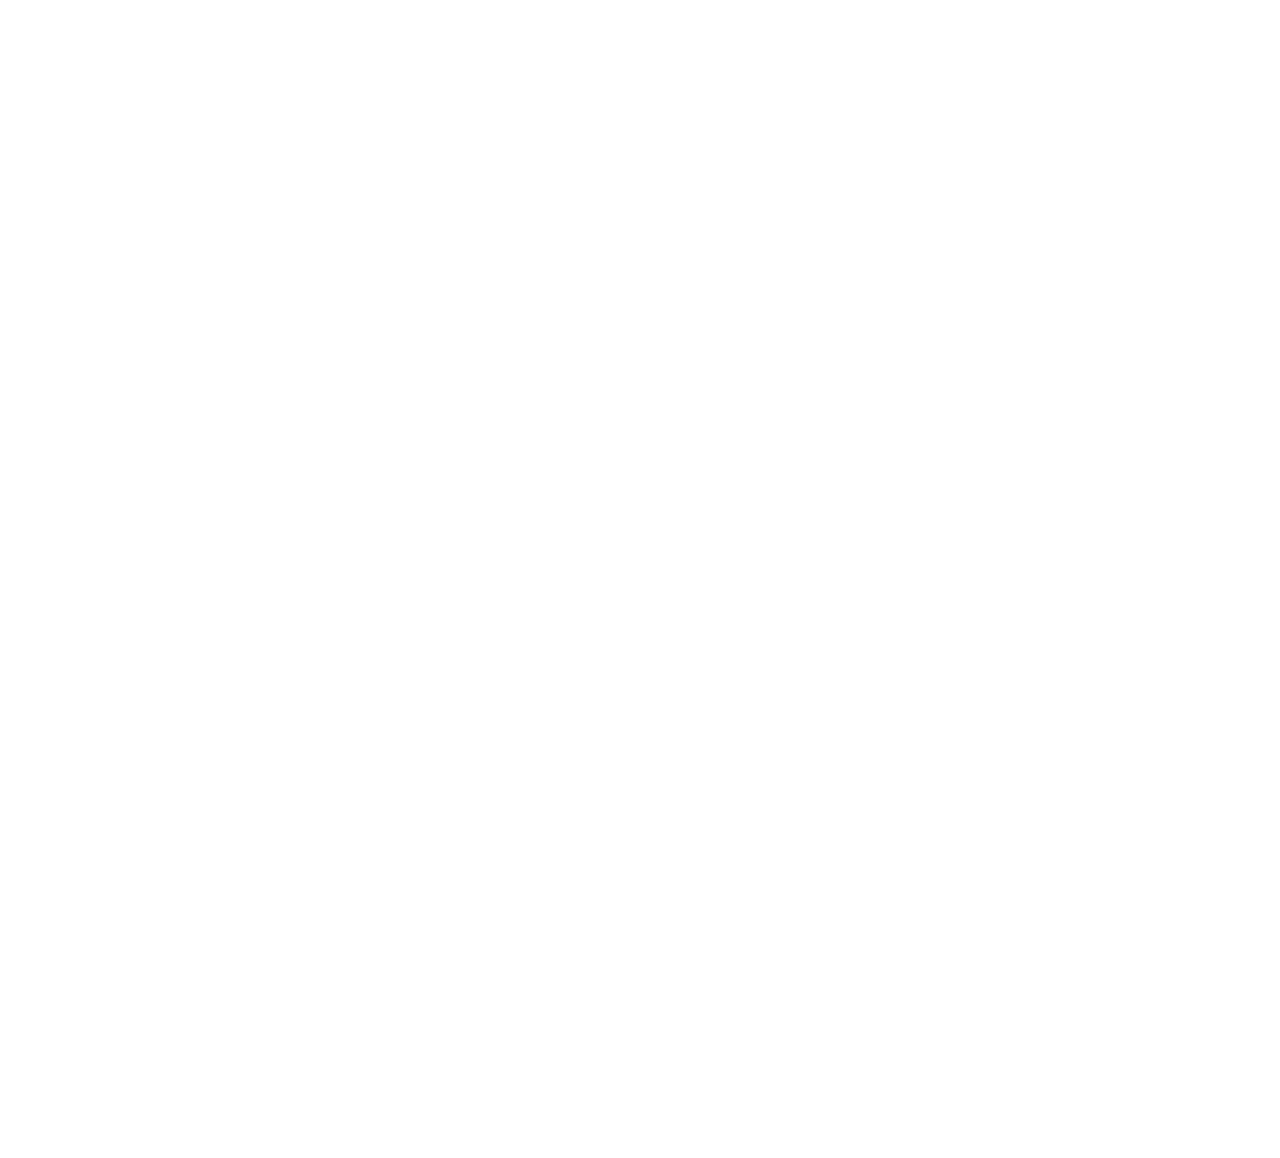
<file: zsfg.html>
<!DOCTYPE html>
<!--[if lt IE 7]>      <html class="no-js lt-ie9 lt-ie8 lt-ie7"> <![endif]-->
<!--[if IE 7]>         <html class="no-js lt-ie9 lt-ie8"> <![endif]-->
<!--[if IE 8]>         <html class="no-js lt-ie9"> <![endif]-->
<!--[if gt IE 8]><!-->

<html class="no-js">
<!--<![endif]-->

<head>
    <meta charset="utf-8">
    <meta http-equiv="X-UA-Compatible" content="IE=edge">
    <title>ZSFG Redesign</title>
    <meta name="description" content="">
    <meta name="viewport" content="width=device-width, initial-scale=1">
    <link rel="icon" type="image/png" href="assets/img/ID_Symbol.png">
    <link rel="stylesheet" href="resources/css/nav.css">
    <link rel="stylesheet" href="resources/css/zsfg-subnav.css">
    <link rel="stylesheet" href="resources/css/zsfg-static.css">
    <link rel="stylesheet" type="text/css" href="https://fonts.googleapis.com/css?family=Raleway:400,400i,500,600,700|Quicksand:400,400i,500,600,700">
</head>

<body>
    <!--[if lt IE 7]>
            <p class="browsehappy">You are using an <strong>outdated</strong> browser. Please <a href="#">upgrade your browser</a> to improve your experience.</p>
        <![endif]-->

    <script src="resources/js/navigation.js" defer></script>
    <!-- <script src="resources/js/subnav.js" async defer></script> -->
    <script src="resources/js/smoothAnchorScroll.js" defer></script>
    <nav class="nav-container">
        <ul>
            <li id="index">
                <a href="index.html">
                    <img src="assets/img/ID_Symbol.png" alt="Tram Nguyen Logo">
                </a>
            </li>
            <li><div id="work-nav">WORK</div>
                <ul id="work-subnav" class="collapsible">
                    <li><a class="selected nav-link" href="zsfg.html">Zuckerberg Hospital</a></li>
                    <li><a class="nav-link" href="navicare.html">Navicare</a></li>
                </ul>
            </li>
            <li><a class="nav-link" href="about.html">ABOUT</a></li>
            <li><a class="nav-link"href="contact.html">CONTACT</a></li>
        </ul>
    </nav>
    <header>
        <nav id="mobile-nav">
            <div id="hamburger">
                <img id="hamburger-icon" src="assets/img/hamburger.svg" alt="menu">
                <img id="close-icon" src="assets/img/close.svg" alt="close">
            </div>
            <div id="nav-list-container" class="hidden">
                <ul>
                    <li><a class="nav-link" href="index.html">HOME</a></li>
                    <li><a id="work-nav-mob">WORK</a>
                        <ul id="work-subnav-mob" class="collapsible show">
                            <li><a class="selected nav-link" href="zsfg.html">Zuckerberg Hospital</a></li>
                            <li><a class="nav-link" href="navicare.html">Navicare</a></li>
                        </ul>
                    </li>
                    <li><a class="nav-link" href="about.html">ABOUT</a></li>
                    <li><a class="nav-link"href="contact.html">CONTACT</a></li>
                </ul>
                <div class="contact-links-container-nav">
                    <ul>
                        <li>
                            <a href="https://www.linkedin.com/in/tramnguyentn/" target="_blank" rel="noopener noreferrer">
                                <img src="assets/img/linkedin-icon.svg" alt="Link to LinkedIn profile">
                            </a>
                        </li>
                        <li>
                            <a href="https://www.instagram.com/traaam.design2019/" target="_blank" rel="noopener noreferrer">
                                <img src="assets/img/instagram-icon.svg" alt="Link to Instagram profile">
                            </a>
                        </li>
                        <li>
                            <a href="https://www.behance.net/jumpnguyen" target="_blank" rel="noopener noreferrer">
                                <img src="assets/img/behance-icon.svg" alt="Link to Behance portfolio">
                            </a>
                        </li>
                    </ul>
                </div>
            </div>
        </nav>
        <a id="mobile-logo" href="index.html">
            <img src="assets/img/mobile-header-logo.png" alt="Tram Nguyen Logo">
        </a>
    </header>
    <div id="subnav">
        <!-- <span class="end-border selectable" onclick="scrollToElement('page-2')">Intro</span>
        <span class="end-border selectable" onclick="scrollToElement('page-6')">Research</span>
        <span class="end-border selectable" onclick="scrollToElement('page-7')">Feature</span>
        <span class="selectable" onclick="scrollToElement('page-10')">Visual</span> -->
        <a class="end-border selectable" href="#page-2">Intro</a>
        <a class="end-border selectable" href="#page-5">Research</a>
        <a class="end-border selectable" href="#page-7">Feature</a>
        <a class="selectable" href="#page-8">Visual</a>
    </div>
    <div class="border right-border"></div>
    <div class="border left-border"></div>
    <div class="border top-border"></div>
    <div class="border bottom-border"></div>
    <main class="main-container">
        <div class="pages-container">
            <section id="page-1">
                <div class="content-container">
                    <div class="logo-container">
                        <div class="text-container">
                            <h1>Quick access to medical services you need</h1>
                            <p>A product for</p>
                            <img id="logo" src="assets/img/zsfg-logo.svg" alt="zsfg logo">
                            <a class="font-xsmall" href="https://www.figma.com/proto/aG1nmkUgHd47iKGVrV1oPK/P5-_ZSFG-original?node-id=177%3A171&scaling=min-zoom" target="_blank">View Prototype</a>
                        </div>
                    </div>
                    <img id="landing-img" src="assets/img/ZSFG_LandingPage.jpg" alt="zsfg landing">
                </div>
            </section>
            <section id="page-2">
                <div class="content-container">
                    <div class="inner-content">
                        <h2 class="font-large">
                            <p>Our awesome team &</p>
                            <p>design brief</p>
                        </h2>
                        <div class="inner-wrapper">
                            <div class="content-desc font-small">
                                <p>This is a client project for the San Francisco General Hospital (ZSFG) conducted under the supervision of the General Assembly instructing staff.</p>
                                <p>Our team includes:</p>
                                <div class="attribution">
                                    <p class="author">Tram Nguyen</p>
                                    <p>UX Designer</p>
                                    <p>Information Architect</p>
                                </div>
                                <div class="attribution">
                                    <p class="author">Serah Almeyda </p>
                                    <p>UX Designer</p>
                                    <p>Interaction Designer</p>
                                </div>
                                <div class="attribution">
                                    <p class="author">Caroline Vassiliades</p>
                                    <p>UX Designer</p>
                                    <p>UI Designer</p>
                                </div>
                                <div>
                                    <div>
                                        <span class="font-bold">Company: </span>
                                        <span>Zuckerberg San Francisco General (ZSFG) Hospital</span>
                                    </div>
                                    <div>
                                        <span class="font-bold">Problem to solve: </span>
                                        <span>New interstitial page</span>
                                    </div>
                                    <div>
                                        <span class="font-bold">Format: </span>
                                        <span>Responsive web, mobile web</span>
                                    </div>
                                    <div>
                                        <span class="font-bold">Assignment Method: </span>
                                        <span>Flow diagram, workshop, meeting with clients</span>
                                    </div>
                                    <div>
                                        <span class="font-bold">Design Deliverables: </span>
                                        <span>Information Architecture map, high-fidelity design for web and mobile web</span>
                                    </div>
                                </div>
                            </div>
                            <div class="graphics">
                                <div class="graphic-cell">
                                    <div class="text-top">03</div>
                                    <div class="text-bottom">weeks</div>
                                </div>
                                <div class="graphic-cell">
                                    <div class="text-top">01</div>
                                    <div class="text-bottom">webpage</div>
                                </div>
                                <div class="graphic-cell last">
                                    <div class="text-top">03</div>
                                    <div class="text-bottom">members</div>
                                </div>
                            </div>
                        </div>
                    </div>
                </div>
            </section>
            <section id="page-3">
                <div class="content-container">
                    <div class="inner-content">
                        <h2 class="font-large">The problem to solve for Zuckerberg San Francisco General Hospital</h2>
                        <div class="content-desc">
                            <p>San Francisco Health Network is a community of 14 clinics, 2 hospitals and multiple programs that connects San Franciscans with the proper healthcare. Zuckerberg San Francisco General Hosipital (ZSFG) is one of the 2 largest branches under this network. However, users of its website and its patients through testing have initially failed to realize the relation between these 2 names.</p>
                            <p>Furthermore, results from testing shows a confusion in navigating the site, resulting in inefficiencies when looking for the right information, especially under time constraints such as emergencies.</p>
                        </div>
                    </div>
                </div>
            </section>
            <section id="page-4">
                <div class="content-container">
                    <div class="inner-content">
                        <h2>Why is it necessary to establish an intersitial page for ZSFG?</h2>
                        <div class="content-desc">
                            <p>The outcome of the mentioned test has been used as the foundational research, leading to a series of key points before starting on the design process.</p>
                            <ul>
                                <li>&#x2022; Build understanding that ZSFG is a hospital within the San Francisco Health Network</li>
                                <li>&#x2022; Drive traffic to ZSFG for emergency needs and Family Birth center, 2 main services under this hospital</li>
                                <li>&#x2022; Clarify the difference between emergency vs. urgent care needs</li>
                                <li>&#x2022; Assist in directions and get people to where they need to go</li>
                            </ul>
                        </div>
                    </div>
                </div>
            </section>
            <section id="page-5">
                <div class="content-container">
                    <div class="inner-content">
                        <h2>We took a closer look at the user’s journey</h2>
                        <div class="content">
                            <div class="left">
                                <p>We imagined an ideal situation that will happen once we could solve the user's problem. There are a few touchpoints with the website that we can leverage to improve the site, such as the searching for treatments, location and maps of the facility.</p>
                            </div>
                            <div class="right">
                                <img src="assets/img/ux-map.svg" alt="user journey chart" loading="lazy">
                            </div>
                        </div>
                    </div>
                </div>
            </section>
            <section id="page-6">
                <div class="content-container">
                    <div class="inner-content">
                        <h2>Giving ‘Navigation’ the attention it deserves</h2>
                        <div class="content-desc">
                            <p>From testing, users have complained that the complicated navigation on the ZSFG site did not do well with helping them find information, instead giving them more confusion and unanswered questions. Therefore, we pulled up all the labels at the current site, laid them out on the same page and took a close look. We then noticed some pain points:</p>
                            <ul>
                                <li>&#x2022; There were many repetitive labels</li>
                                <li>&#x2022; Different labels direct to the same place</li>
                            </ul>
                            <p>As for the navigation flow, the ZSFG website shows significant issues in organization:</p>
                            <ul>
                                <li>&#x2022; Little emphasis on the main treatments of the hospital</li>
                                <li>&#x2022; Important features are hard to find</li>
                                <li>&#x2022; Information for the same categories are scattered throughout different pages</li>
                            </ul>
                        </div>
                        <div class="img-container">
                            <video autoplay loop muted playsinline preload="auto">
                                <source src="assets/video/Sitemap_video.mp4" type="video/mp4">
                            </video>
                            <p>Laying out the site map of the current ZSFG site was horrific</p>
                        </div>
                    </div>
                </div>
            </section>
            <section id="page-7">
                <div class="content-container">
                    <div class="inner-content">
                        <h2>Getting deep down with the Information Architecture</h2>
                        <div class="content-desc">
                            <p>We decided to start the design process by establishing a rough IA sketch, which would play as a backbone for the interstitial site.</p>
                            <p>Our idea was to have the IA effectively reflect the layout of the buildings within the <strong>physical ZSFG campus</strong>, which we had a chance to visit in person. The IA map also implies the <strong>hierarchy of treatment services</strong>. For easy access, we also included the <strong>ZSFG campus map</strong> on the main nav bar, which previously was deeply hidden on some obscure page.</p>
                            <p>After the mapping, <strong>card sorting</strong> test was conducted to validate the ease of use of this IA. The result came out to be successful. 9/10 of our testers agreed that the flow is user intuitive.</p>
                        </div>
                        <div class="img-container">
                            <div>
                                <img src="assets/img/zsfg-tour-1.jpg" alt="zsfg tour 1" loading="lazy">
                                <p>Had a fun day exploring ZSFG campus</p>
                            </div>
                            <div>
                                <img src="assets/img/zsfg-tour-2.jpg" alt="zsfg tour 2" loading="lazy">
                                <p>Came back with lots of ideas for the design</p>
                            </div>
                            <div>
                                <img src="assets/img/zsfg-tour-3.jpg" alt="zsfg tour 3" loading="lazy">
                                <p>A rough sketch for the map</p>
                            </div>
                        </div>
                        <div class="chart-container">
                            <div>
                                <img src="assets/img/zsfg-ia-map.svg" alt="information architecture map" loading="lazy">
                                <img class="marker" src="assets/img/zsfg-ia-1-curve.svg" alt="" loading="lazy">
                                <img class="marker" src="assets/img/zsfg-ia-2.svg" alt="" loading="lazy">
                                <img class="marker" src="assets/img/zsfg-ia-3.svg" alt="" loading="lazy">
                            </div>
                            <p>High level view of IA map</p>
                        </div>
                        <div class="legend-container">
                            <p><img src="assets/img/zsfg-ia-1.svg" alt="" loading="lazy"> The hierarchy in services of ZSFG</p>
                            <p><img src="assets/img/zsfg-ia-2.svg" alt="" loading="lazy"> Campus Map allows for easy access and use while on campus</p>
                            <p><img src="assets/img/zsfg-ia-3.svg" alt="" loading="lazy"> High level IA reflects the physical ZSFG campus</p>
                        </div>
                    </div>
                </div>
            </section>
            <section id="page-8">
                <div class="content-container">
                    <div class="inner-content">
                        <h2>From sketching the wireframes to final looks</h2>
                        <div class="content-desc">
                            <p>After discussions with the director of ZSFG, we could not proceed with the sketch for the homepage. It turned out that SFHN already has its established style guide. Being a part of the SFHN site, our interstitial page had to follow its look and feel, so we made the changes accordingly.</p>
                            <p>Significant traits that were considered the most important of the mini-site:</p>
                            <ul>
                                <li>&#x2022; Horizontal navigation bar for ease of use </li>
                                <li>&#x2022; 3/4 columns set up, with secondary important info on the right side for indication of hierarchy in info</li>
                                <li>&#x2022; Campus maps are easily found at prime and appropriate locations</li>
                            </ul>
                        </div>
                        <div class="img-container">
                            <div>
                                <div class="top-container">
                                    <img class="shadow" src="assets/img/zsfg-wireframe-1.jpg" alt="ZSFG wireframe 1" loading="lazy">
                                    <div class="arrow-container">
                                        <img src="assets/img/arrow-pointer.svg" alt="" loading="lazy">
                                        <p>
                                            <img src="assets/img/zsfg-ia-4.svg" alt="" loading="lazy">
                                            <span>Drastic change in front page</span>
                                        </p>
                                    </div>
                                </div>
                                <img src="assets/img/zsfg-preview-1.jpg" alt="ZSFG preview 1" loading="lazy">
                            </div>
                            <div>
                                <div class="top-container">
                                    <img class="shadow" src="assets/img/zsfg-wireframe-2.jpg" alt="ZSFG wireframe 2" loading="lazy">
                                    <div class="arrow-container">
                                        <img src="assets/img/arrow-pointer.svg" alt="" loading="lazy">
                                        <p>
                                            <img src="assets/img/zsfg-ia-5.svg" alt="" loading="lazy">
                                            <span>Setting up Emergency care and Urgent Care side by side for quick differentiation</span>
                                        </p>
                                    </div>
                                </div>
                                <img src="assets/img/zsfg-preview-2.jpg" alt="ZSFG preview 2" loading="lazy">
                            </div>
                            <div>
                                <div class="top-container">
                                    <img class="shadow" src="assets/img/zsfg-wireframe-3.jpg" alt="ZSFG wireframe 3" loading="lazy">
                                    <div class="arrow-container">
                                        <img src="assets/img/arrow-pointer.svg" alt="" loading="lazy">
                                        <p>
                                            <img src="assets/img/zsfg-ia-6.svg" alt="" loading="lazy">
                                            <span>Preview of campus map before downloading the PDF</span>
                                        </p>
                                    </div>
                                </div>
                                <img src="assets/img/zsfg-preview-3.jpg" alt="ZSFG preview 3" loading="lazy">
                            </div>
                        </div>
                    </div>
                </div>
            </section>
            <section id="page-9">
                <div class="content-container">
                    <div class="inner-content">
                        <h2>Bringing the design to mobile and more</h2>
                        <div class="content-desc">
                            <p>According to a study, more and more people own a mobile device than a computer or laptop. Therefore, moving the site to a mobile friendly interface is a necessity. Even though this is not the priority for the deadline of this project, our team also did a quick walk-through of what our vision of the ZSFG site on mobile screen would look like.</p>
                        </div>
                        <div class="img-container">
                            <div>
                                <img src="assets/img/zsfg-mobile-1.svg" alt="ZSFG mobile screen 1" loading="lazy">
                                <!-- TODO: replace with gif -->
                                <video autoplay loop muted playsinline preload="auto">
                                    <source src="assets/video/Hi-fi-Prototype.mp4" type="video/mp4">
                                </video>
                                <img src="assets/img/zsfg-mobile-3.svg" alt="ZSFG mobile screen 2" loading="lazy">
                            </div>
                            <p class="img-desc">ZSFG Mobile screens, from left to right: Homepage screen, Full look of homepage screen, map page</p>
                            <p class="img-desc-mob">ZSFG Mobile screens, from top to bottom: Homepage screen, Full look of homepage screen, map page</p>
                        </div>
                    </div>
                </div>
            </section>
            <section id="page-10">
                <div class="content-container">
                    <div class="inner-content">
                        <h2>What has our clients & potiential users said about the design?</h2>
                        <div class="content-desc">
                            <p class="font-bold heading">Potential users’ reactions: Positive</p>
                            <p>9/10 of our tested users have successfully passed the test of finding the appointed designation in shorter times than before the change. They also expressed their fondness for the new look of the mini site.</p>
                            <p class="font-bold heading">Client’s reaction: Positive yet there’s room for improvement</p>
                            <p>After the presentation, the client was impressed with the amount of research putting into the design process within 3 weeks. The end exceeded her expectations, although she did express regrets that not all the details of this design will be applied to the website, considering the cost and time budget available at the time.</p>
                        </div>
                    </div>
                </div>
            </section>
            <section id="page-11">
                <div class="content-container">
                    <div class="inner-content">
                        <h2>If that then this...</h2>
                        <div class="content-desc">
                            <p class="font-bold heading">Some of the next steps we considered:</p>
                            <ul>
                                <li>&#x2022; Simplify the design, make it as one site</li>
                                <li>&#x2022; Reorganize the order of logos of 2 hospitals to avoid confusion</li>
                                <li>&#x2022; Add breadcrums for easy navigation on the site</li>
                                <li>&#x2022; Interactive map so that users can have a flawless experience finding the physical locations of the facilities</li>
                                <li>&#x2022; Additional testing with more potential users and MediCal members</li>
                                <li>&#x2022; Develop the site for fitting into the San Francisco government’s style guide (future end goal of client)</li>
                            </ul>
                        </div>
                        <div class="img-container">
                            <img src="assets/img/zsfg-laptop.png" alt="ZSFG preview screen" loading="lazy">
                        </div>
                    </div>
                </div>
            </section>
        </div>
    </main>
</body>

</html>
</file>
<file: resources/css/nav.css>
ul {
    text-decoration: none;
}

li {
    list-style-type: none;
}

.nav-container {
    display: inline-block;
    padding: 20px 10px 10px 20px;
    position: fixed;
    left: 0;
    top: 0;
    z-index: 1000;
    font-family: 'Raleway';
    font-weight: 700;
}

.nav-container img {
    width: 75px;
    height: 75px;
}

.nav-container a {
    display: block;
    text-decoration: none;
    color: #e87e6f;
    padding-top: 5px;
}

.nav-container .nav-link {
    padding-left: 10px;
}

.nav-container a:hover {
    color: #7fa8a9;
}

.nav-container .selected {
    color: #7fa8a9;
}

#index a {
    width: 75px;
}

#work-nav {
    border: none;
    color: #e87e6f;
    font-size: 16px;
    font-weight: 700;
    font-family: 'Raleway';
    cursor: pointer;
    outline: none;
    background-color: transparent;
    padding: 5px 0 0 10px;
}

/* TODO: update navigation transition animation */
#work-subnav {
    padding-left: 15px;
    transition: all .5s ease;
    position: relative;
}

#work-nav:hover {
    color: #7fa8a9;
}

.collapsible {
    opacity: 0;
    height: 0;
    right: 250px;
}

.show {
    opacity: 1;
    height: 48px;
    right: 0;
}

header {
    display: none;
}

#close-icon {
    display: none;
    width: 18px;
}

@media (max-width: 600px) {
    header {
        display: flex;
        justify-content: center;
        height: 60px;
        position: fixed;
        left: 0;
        top: 0;
        width: 100%;
        z-index: 20;
        background-color: white;
        border-bottom-style: solid;
        border-bottom-color: #404040;
        border-bottom-width: 1px;
    }

    nav {
        position: absolute;
        left: 0;
        z-index: 20;
        padding: 20px;
        background-color: white;
        display: inline-block;
        height: 100%;
        box-sizing: border-box;
    }

    ul {
        padding-left: 10px;
    }

    #mobile-logo {
        height: 100%;
    }

    #mobile-logo img {
        width: auto;
        height: 100%;
    }

    #hamburger {
        height: 20px;
        display: inline-block;
        cursor: pointer;
    }

    #nav-list-container a {
        text-decoration: none;
        color: #404040;
        font-family: 'Raleway';
        font-weight: 700;
        display: inline-block;
    }

    #nav-list-container li a {
        padding-top: 12px;
        padding-bottom: 12px;
    }

    #nav-list-container .nav-link:hover {
        color: #F49595;
    }

    #nav-list-container .selected {
        color: #F49595;
    }

    #work-nav-mob {
        cursor: pointer;
    }

    #work-nav-mob:hover {
        color: #F49595;
    }

    #work-subnav-mob {
        position: relative;
        z-index: 0;
    }

    .show {
        height: 86px;
    }

    .hidden {
        display: none;
    }

    .shown {
        display: block;
    }

    .nav-container {
        display: none;
    }

    .contact-links-container-nav {
        display: block;
        text-align: center;
        margin-top: 40px;
    }

    .contact-links-container-nav > ul {
        padding: 0;
        margin: 0;
    }

    .contact-links-container-nav > ul li{
        display: inline-block;
        padding: 0 5px;
    }
}
</file>
<file: resources/css/navicare-subnav.css>
#subnav {
    display: inline-block;
    position: fixed;
    bottom: 60px;
    left: 70px;
    z-index: 200;
    font-family: 'Quicksand';
    font-size: 16px;
    color: #A0A0A0;
}

#subnav span {
    padding: 0 6px 0 1px;
    display: inline-block;
}

#subnav a {
    text-decoration: none;
    padding: 0 6px 0 1px;
    color: #A0A0A0;
}

.end-border {
    border-right-style: solid;
    border-right-color: #A0A0A0;
    border-right-width: 1px;
}

.selected-subnav {
    color: #404040;
    font-weight: bold;
}

.selectable {
    cursor: pointer;
}

.selectable:hover {
    color: #16C3E9;
}
</file>
<file: resources/css/navicare-static.css>
html, body {
    width: 100vw;
    height: 100%;
    margin: 0;
    font-family: 'Quicksand';
    overflow-x: hidden;
}

h1, h2, h3, h4, h5, h6 {
    margin: 0;
    font-family: 'Raleway';
}

section {
    width: 100%;
    background-color: #fff;
}

.main-container {
    width: 100%;
    height: 100%;
    box-sizing: border-box;
}

.content-container {
    position: relative;
    width: 100%;
    height: 100%;
    padding: 80px 80px 80px 180px;
    box-sizing: border-box;
    display: flex;
    justify-content: center;
    align-items: center;
}

.inner-content {
    width: 100%;
    max-width: 1024px;
    overflow: auto;
}

.border {
    background-color: #FDDFE1;
    position: fixed;
    z-index: 10;
}

@media (max-width: 600px) {
    .border {
        display: none;
    }
}

.right-border, .left-border {
    width: 30px;
    height: 100vh;
    top: 0;
    bottom: 0;
}

.right-border {
    right: 0;
}

.left-border {
    left: 0;
}

.top-border, .bottom-border {
    width: 100vw;
    height: 30px;
    left: 0;
    right: 0;
}

.top-border {
    top: 0;
}

.bottom-border {
    bottom: 0;
}

.primary-color {
    color: #FA8383;
}

.alt-color {
    color: #16C3E9;
}

.content-desc {
    display: inline-block;
    font-family: 'Quicksand';
    font-size: 25px;
    color: #404040;
}

.content-desc strong {
    font-weight: bold;
    margin-bottom: 50px;
}

.emphasis {
    width: 100%;
    font-family: 'Quicksand';
    font-size: 25px;
    font-weight: 600;
    color: #0094B5;
}

.font-xsmall {
    font-size: 13px;
}

.font-small {
    font-size: 16px;
}

.font-medium {
    font-size: 25px;
}

.font-large {
    font-size: 44px;
}

.font-bold {
    font-weight: bold;
}

.margin-bottom-med {
    margin-bottom: 20px;
}

.margin-top-large {
    margin-top: 40px;
}

.margin-none {
    margin: 0;
}

/* HERO */

#page-1 {
    border: none;
    background-color: #fddfe1;
    position: relative;
    height: 100vh;
}

#page-1 .content-container {
    justify-content: normal;
}

.logo-container {
    font-family: 'Raleway';
    z-index: 13;
    position: relative;
}

.logo-container p {
    margin: 0;
}

#page-1 .text-container {
    position: relative;
    padding-left: 8px;
    margin-top: 20px;
}

#page-1 .text-container h1 {
    font-size: 60px;
    color: #005695;
}

#page-1 .text-container p {
    font-size: 25px;
    font-style: italic;
    color: #807D79;
}

#logo {
    width: 100%;
    max-width: 420px;
    display: block;
}

#page-1 .text-container a {
    display: inline-block;
    margin-top: 20px;
    font-style: normal;
    text-decoration: none;
    color: #404040;
    padding: 10px;
    border-radius: 5px;
    background-color: #FFFBFB;
}

#page-1 .text-container a:hover {
    color: #16C3E9;
}

#landing-img {
    position: absolute;
    height: 100%;
    right: -700px;
    top: 0;
    z-index: 12;
}

@media (max-width: 1000px) {
    #landing-img {
        display: none;
    }
}

/* PAGE-2 */

#page-2 {
    padding-top: 100px;
}

#page-2 .content-container {
    flex-direction: column;
}

#page-2 h2 {
    width: 100%;
    margin-bottom: 30px;
}

#page-2 .inner-wrapper {
    float: right;
}

#page-2 .content-desc {
    margin-bottom: 30px;
    text-align: left;
}

#page-2 p {
    margin: 0;
}

#page-2 .attribution {
    width: 32%;
    display: inline-block;
    margin: 30px 0;
}

#page-2 .author {
    font-weight: bold;
    margin-bottom: 10px;
}

#page-2 .graphics {
    font-family: 'Raleway';
}

#page-2 .graphic-cell {
    text-align: center;
    display: inline-block;
    width: 30%;
    border-left-width: 1px;
    border-left-style: solid;
    border-left-color: #0094B5;
    padding-bottom: 30px;
}

#page-2 .last {
    border-right-width: 1px;
    border-right-style: solid;
    border-right-color: #0094B5;
}

#page-2 .text-top {
    color: #FA8383;
    font-size: 100px;
}

#page-2 .text-bottom {
    font-size: 20px;
}

/* PAGE 3 */
#page-3 h2 {
    width: 100%;
    margin-bottom: 30px;
}

#page-3 h2 > p {
    margin: 0;
}

#page-3 .content-desc {
    text-align: left;
    float: right;
}

#page-3 .quote-container {
    text-align: left;
    position: relative;
    margin-top: 60px;
}

#page-3 .quote-attr {
    margin-top: 10px;
}

#page-3 .quote {
    font-size: 25px;
    font-weight: bold;
    color: #807D79;
    margin: 0;
}

#page-3 .quote-container img {
    position: absolute;
    width: 140px;
    left: -20px;
    top: -30px;
}

/* PAGE-4 */

#page-4 h3 > p {
    margin: 0;
}

#page-4 .grey {
    color: #807D79;
}

#page-4 .red {
    color: #F30617;
}

#page-4 .content {
    display: inline-block;
    width: 80%;
}

#page-4 .content-desc {
    width: 80%;
}

#page-4 .content-container {
    position: relative;
}

#page-4 .img-container {
    display: inline-block;
    margin-top: 30px;
}

#page-4 .img-container {
    display: inline-block;
    margin-top: 30px;
}

#page-4 .img-container img:first-child {
    margin-right: 50px;
    max-width: 320px;
}

#page-4 .img-container img:nth-child(2) {
    max-width: 405px;
}

/* PAGE-5 */

#page-5 .inner-content {
    width: 100%;
    display: flex;
    align-items: flex-end;
    flex-wrap: wrap-reverse;
}

#page-5 ul {
    padding: 0;
    padding-left: 20px;
    margin: 10px 0 0 0;
}

#page-5 .left {
    display: inline-block;
    flex: 1 1 300px;
    margin-top: 40px;
    align-self: baseline;
}

#page-5 .right {
    display: inline-block;
    box-sizing: border-box;
    text-align: right;
    flex: 1 1 650px;
}

#page-5 .right h2 {
    text-align: right;
    margin-bottom: 30px;
}

#page-5 .right img {
    width: 100%;
    max-width: 600px;
}

#page-5 .graphic {
    width: 500px;
    position: absolute;
    left: 0;
    top: -10px;
}

/* PAGE 6 */

#page-6 .content-container {
    flex-direction: column;
}

#page-6 .inner-content {
    width: 100%;
    max-width: 1080px;
    display: flex;
    align-items: flex-end;
    justify-content: space-between;
    flex-wrap: wrap-reverse;
}

#page-6 .left {
    width: 100%;
    max-width: 480px;
    text-align: center;
    font-style: italic;
    margin-top: 40px;
    align-self: baseline;
}

#page-6 .left img {
    width: 100%;
}

#page-6 .right {
    width: 530px;
}

#page-6 .right h2 {
    margin-bottom: 30px;
}

#page-6 .right p {
    margin: 0;
}

#page-6 .text-container {
    width: 80%;
}

#page-6 .text-container p:first-child {
    margin-bottom: 20px;
}

#page-6 ul {
    padding: 0;
    padding-left: 20px;
    margin: 10px 0 0 0;
}

#page-6 .graphics {
    width: 100%;
    max-width: 1080px;
    margin-top: 30px;
    text-align: center;
    font-style: italic;
}

#page-6 .graphics p {
    margin: 0;
}

#page-6 .graphics img {
    width: 100%;
}

/* PAGE 7 */

#page-7 .content-container {
    padding-top: 40px;
}

#page-7 .inner-content {
    display: flex;
    align-items: center;
    justify-content: space-between;
    overflow: visible;
    flex-wrap: wrap;
}

#page-7 .concern {
    color: #807D79;
}

#page-7 .list p {
    margin-top: 8px;
}

#page-7 .list ul {
    padding: 0;
    margin: 10px 0 0 0;
}

#page-7 .left {
    display: inline-block;
    width: 480px;
    position: relative;
}

#page-7 .right {
    display: inline-block;
    width: 370px;
    position: relative;
    margin-top: 80px;
}

#page-7 .right img {
    position: absolute;
    left: -60px;
    top: -100px;
}

#page-7 .video {
    width: 100%;
    max-width: 300px;
    text-align: right;
}

#page-7 .video video {
    width: 250px;
}

/* PAGE 8 */

#page-8 .content-container {
    padding-top: 0;
}

#page-8 .inner-content {
    display: flex;
    align-items: center;
    justify-content: space-between;
    overflow: visible;
    flex-wrap: wrap-reverse;
}

#page-8 .concern {
    color: #807D79;
}

#page-8 .list p {
    margin-top: 8px;
}

#page-8 .list ul {
    padding: 0;
    margin: 10px 0 0 0;
}

#page-8 .left {
    display: inline-block;
    width: 370px;
    position: relative;
    margin-top: 80px;
}

#page-8 .left img {
    position: absolute;
    bottom: -40px;
    left: -100px;
}

#page-8 .video {
    width: 100%;
    max-width: 300px;
    text-align: right;
}

#page-8 .video video {
    width: 250px;
}

#page-8 .right {
    display: inline-block;
    width: 520px;
}

/* PAGE 9 */

#page-9 .content-container {
    padding-top: 0;
}

#page-9 .inner-content {
    display: flex;
    align-items: center;
    justify-content: space-between;
    overflow: visible;
    flex-wrap: wrap;
}

#page-9 .concern {
    color: #807D79;
}

#page-9 .list p {
    margin-top: 8px;
}

#page-9 .list ul {
    padding: 0;
    margin: 10px 0 16px 0;
}

#page-9 .left {
    display: inline-block;
    width: 520px;
    position: relative;
}

#page-9 .right {
    display: inline-block;
    width: 370px;
    position: relative;
    text-align: right;
    margin-top: 80px;
}

#page-9 .right img {
    position: absolute;
    left: 225px;
    top: -125px;
}

#page-9 .video {
    width: 100%;
    max-width: 300px;
    text-align: right;
}

#page-9 .video video {
    width: 250px;
}

/* PAGE-10 */

#page-10 .content-container {
    padding-top: 0;
}

#page-10 .inner-content {
    display: flex;
    align-items: center;
    justify-content: space-between;
    flex-wrap: wrap;
}

#page-10 .left {
    display: inline-block;
    width: 600px;
    margin-top: 80px;
}

#page-10 .img-container {
    margin-top: 80px;
}

#page-10 .img-container p {
    margin: 0;
    text-align: center;
    font-style: italic;
    position: relative;
    top: -10px;
}

#phone-img {
    width: 250px;
}

#page-10 .graphics {
    width: 100%;
}

#navi-img {
    display: inline-block;
    vertical-align: middle;
    width: 45%;
}

#navi-img img {
    width: 100%;
}

#divider {
    font-family: sans-serif;
    color: #929292;
    display: inline-block;
    width: 20px;
    vertical-align: middle;
}

#johnson {
    display: inline-block;
    width: 45%;
    vertical-align: middle;
    text-align: right;
}

#johnson img {
    width: 100%;
}

#page-10 .graphics-circles div {
    display: inline-block;
    border-radius: 50%;
    width: 100px;
    height: 100px;
    margin-right: calc((100% - 420px) / 3);
    vertical-align: middle;
    text-align: center;
    font-family: 'Raleway';
    font-size: 14px;
    padding-top: 40px;
    box-sizing: border-box;
}

#gray {
    background-color: #A0A0A0;
    color: #404040;
}

#red {
    background-color: #F30617;
    color: white;
}

#pink {
    background-color: #FFBDBD;
    color: #404040;
}

#white {
    margin-right: 0 !important;
    background-color: #F6F6F6;
    color: #807D79;
}

/* PAGE 11 */

#page-11 .content-container {
    flex-direction: column;
    padding-top: 120px;
}

#page-11 .inner-content {
    display: flex;
    align-items: center;
    justify-content: space-between;
    z-index: 2;
    flex-wrap: wrap;
}

#page-11 .background {
    width: 100%;
    position: absolute;
    bottom: 0;
    left: 0;
}

#page-11 .left {
    width: 620px;
    display: inline-block;
}

#page-11 h2 p {
    margin: 0;
}

#page-11 .left {
    margin-top: 20px;
}

#page-11 .accent {
    color: #FA8383 !important;
}

#page-11 .right {
    width: 350px;
    display: inline-block;
    position: relative;
    top: 15%;
}

#page-11 .graphics-large {
    text-align: center;
    z-index: 2;
}

#page-11 .graphics-circles div {
    display: inline-block;
    border-radius: 50%;
    width: 100px;
    height: 100px;
    vertical-align: middle;
    text-align: center;
    font-size: 14px;
    padding-top: 40px;
    box-sizing: border-box;
    margin-bottom: 20px;
}

#light-blue {
    display: block !important;
    background-color: #C8F0F9;
    color: #404040;
}

#blue {
    background-color: #0094B5;
    color: white;
    margin-right: 20px;
}

#pink-2 {
    background-color: #FFBDBD;
    color: #404040;
}

#red-2 {
    display: block !important;
    background-color: #F30617;
    color: white;
    margin-left: 126px;
}

#page-11 .graphics-large {
    width: 100%;
    display: flex;
    align-items: center;
    justify-content: space-evenly;
}

#page-11 .circle-container {
    width: 25%;
    max-width: 250px;
    display: inline-block;
    border-radius: 50%;
    vertical-align: middle;
    text-align: center;
    font-size: 30px;
    color: #0094B5;
    background-color: white;
    box-sizing: border-box;
    margin-top: 30px;
}

#page-11 .circle-container > div {
    height: 0;
    padding-top: 100%;
    position: relative;
}

#page-11 .circle-large > div {
    width: 100%;
    margin: 0;
    position: absolute;
    top: 34%;
}

#page-11 .circle-large p {
    margin: 0;
}

/* PAGE 12 */

#page-12 .content-container {
    padding-top: 120px;
}

#page-12 .content {
    width: 80%;
    margin: 0 auto;
    margin-bottom: 80px;
}

#page-12 ul {
    padding: 0;
    padding-left: 20px;
    margin: 10px 0 0 0;
}

#page-12 .img-container {
    width: 80%;
    text-align: center;
    margin: 0 auto;
}

#page-12 .img-container img {
    width: 90%;
}

@media (max-width: 600px) {
    h1, h2, h3, h4, h5, h6 {
        font-size: 20px;
    }

    p, li {
        font-size: 15px;
    }

    #subnav {
        display: none;
    }

    .font-small {
        font-size: 15px;
    }

    .font-medium, .font-large {
        font-size: 20px;
    }

    .content-container {
        padding: 20px;
    }

    #page-1 .text-container p {
        font-size: 20px;
    }

    #page-2 {
        padding-top: 60px;
    }

    #page-2 .text-top {
        font-size: 60px;
    }

    #page-2 .text-bottom {
        font-size: 15px;
    }

    #page-3 .quote {
        font-size: 18px;
    }

    #page-3 .quote-container img {
        width: 100px;
        left: 0;
    }

    #page-3 .inner-content h2 p {
        font-size: 20px;
    }

    #page-4 .content {
        width: 100%;
    }

    #page-4 .content-desc {
        width: 100%;
    }

    #page-6 .inner-content h2 p {
        font-size: 20px;
    }

    #page-6 .text-container {
        width: 100%;
    }

    #page-7 .right img {
        width: 100px;
        left: -10px;
        top: -50px;
    }

    #page-8 {
        padding-top: 50px;
    }

    #page-8 .left img {
        width: 100px;
        left: -10px;
    }

    #page-9 {
        padding-top: 60px;
    }

    #page-9 .right img {
        width: 100px;
        left: -10px;
        top: -70px;
    }

    #page-11 .content-container {
        padding-top: 40px;
    }

    #page-11 .inner-content h2 p {
        font-size: 20px;
    }

    #page-11 .circle-large p {
        font-size: 12px;
    }

    #page-12 .content-container {
        padding: 60px 20px 100px 20px;
    }

    #page-12 .content {
        width: 100%;
        margin-bottom: 60px;
    }
}
</file>
<file: resources/css/zsfg-subnav.css>
#subnav {
    display: inline-block;
    position: fixed;
    bottom: 60px;
    left: 70px;
    z-index: 200;
    font-family: 'Quicksand';
    font-size: 16px;
    color: #A0A0A0;
}

#subnav span {
    padding: 0 6px 0 1px;
    display: inline-block;
}

#subnav a {
    text-decoration: none;
    padding: 0 6px 0 1px;
    color: #A0A0A0;
}

.end-border {
    border-right-style: solid;
    border-right-color: #A0A0A0;
    border-right-width: 1px;
}

.selected-subnav {
    color: #404040;
    font-weight: bold;
}

.selectable {
    cursor: pointer;
}

.selectable:hover {
    color: #16C3E9;
}
</file>
<file: resources/css/zsfg-static.css>
html, body {
    width: 100vw;
    height: 100%;
    margin: 0;
    font-family: 'Quicksand';
    overflow-x: hidden;
}

h1, h2, h3, h4, h5, h6 {
    margin: 0;
    font-family: 'Raleway';
    color: #266FA5;
    font-size: 44px;
}

section {
    width: 100%;
    background-color: #fff;
}

p, li {
    font-size: 16px;
}

img {
    width: 100%;
}

.main-container {
    width: 100%;
    height: 100%;
    box-sizing: border-box;
}

.content-container {
    position: relative;
    width: 100%;
    height: 100%;
    padding: 80px 80px 80px 180px;
    box-sizing: border-box;
    display: flex;
    justify-content: center;
    align-items: center;
}

.inner-content {
    width: 100%;
    max-width: 1024px;
}

.border {
    background-color: #BCD5D0;
    position: fixed;
    z-index: 10;
}

@media (max-width: 600px) {
    .border {
        display: none;
    }
}

.right-border, .left-border {
    width: 30px;
    height: 100vh;
    top: 0;
    bottom: 0;
}

.right-border {
    right: 0;
}

.left-border {
    left: 0;
}

.top-border, .bottom-border {
    width: 100vw;
    height: 30px;
    left: 0;
    right: 0;
}

.top-border {
    top: 0;
}

.bottom-border {
    bottom: 0;
}

.content-desc {
    display: inline-block;
    font-family: 'Quicksand';
    font-size: 25px;
    color: #404040;
}

.content-desc strong {
    font-weight: bold;
    margin-bottom: 50px;
}

.emphasis {
    width: 100%;
    font-family: 'Quicksand';
    font-size: 25px;
    font-weight: 600;
    color: #0094B5;
}

.font-xsmall {
    font-size: 13px;
}

.font-small {
    font-size: 16px;
}

.font-medium {
    font-size: 25px;
}

.font-large {
    font-size: 44px;
}

.font-bold {
    font-weight: bold;
}

.margin-bottom-med {
    margin-bottom: 20px;
}

.margin-top-large {
    margin-top: 40px;
}

.margin-none {
    margin: 0;
}

/* HERO */

#page-1 {
    border: none;
    position: relative;
    height: 100vh;
    background-color: #ACDDD5;
    z-index: 11;
}

#page-1 .content-container {
    justify-content: normal;
}

.logo-container {
    font-family: 'Raleway';
    z-index: 13;
    position: relative;
}

.logo-container p {
    margin: 0;
}

#page-1 .text-container {
    position: relative;
    padding-left: 8px;
    margin-top: 20px;
    max-width: 615px;
}

#page-1 .text-container h1 {
    font-size: 60px;
    color: #005695;
    text-transform: uppercase;
    margin-bottom: 10px;
}

#page-1 .text-container p {
    font-size: 25px;
    font-style: italic;
    color: #807D79;
    margin-bottom: 10px;
}

#logo {
    width: auto;
    height: 70px;
    display: block;
}

#page-1 .text-container a {
    display: inline-block;
    margin-top: 30px;
    font-style: normal;
    text-decoration: none;
    color: #404040;
    padding: 10px;
    border-radius: 5px;
    background-color: #FFFBFB;
}

#page-1 .text-container a:hover {
    color: #16C3E9;
}

#landing-img {
    position: absolute;
    width: auto;
    height: 100%;
    right: 0;
    top: 0;
    z-index: 12;
}

@media (max-width: 1000px) {
    #landing-img {
        display: none;
    }
}

/* PAGE-2 */

#page-2 {
    padding-top: 100px;
}

#page-2 .content-container {
    flex-direction: column;
}

#page-2 h2 {
    width: 100%;
    margin-bottom: 14px;
}

#page-2 h2 p {
    font-size: 44px;
}

#page-2 .inner-wrapper {
    float: right;
    width: 100%;
    max-width: 765px;
}

#page-2 .content-desc {
    margin-bottom: 30px;
    text-align: left;
}

#page-2 p {
    margin: 0;
}

#page-2 .attribution {
    width: 32%;
    display: inline-block;
    margin: 30px 0;
}

#page-2 .author {
    font-weight: bold;
    margin-bottom: 10px;
}

#page-2 .graphics {
    font-family: 'Raleway';
}

#page-2 .graphic-cell {
    text-align: center;
    display: inline-block;
    width: 30%;
    border-left-width: 1px;
    border-left-style: solid;
    border-left-color: #0094B5;
    padding-bottom: 30px;
}

#page-2 .last {
    border-right-width: 1px;
    border-right-style: solid;
    border-right-color: #0094B5;
}

#page-2 .text-top {
    color: #FA8383;
    font-size: 100px;
}

#page-2 .text-bottom {
    font-size: 20px;
}

/* PAGE 3 */

#page-3 h2 {
    width: 100%;
    margin-bottom: 14px;
}

#page-3 .content-desc {
    width: 100%;
    max-width: 575px;
    text-align: left;
    float: right;
}

/* PAGE-4 */

#page-4 h2 {
    width: 100%;
    margin-bottom: 14px;
}

#page-4 .content-desc {
    width: 100%;
    max-width: 640px;
    text-align: left;
    float: right;
}

#page-4 ul {
    padding: 0;
    padding-left: 20px;
    margin: 10px 0 0 0;
}

#page-4 li {
    font-weight: 500;
}

/* PAGE-5 */

#page-5 .content-container {
    padding-bottom: 0;
}

#page-5 .inner-content {
    max-width: 1080px;
}

#page-5 h2 {
    width: 100%;
    max-width: 520px;
    margin-bottom: 14px;
}

#page-5 .content {
    width: 100%;
    display: flex;
    align-items: flex-end;
    flex-wrap: wrap;
}

#page-5 .left {
    display: inline-block;
    flex: 1 1 300px;
    align-self: baseline;
}

#page-5 .right {
    display: inline-block;
    box-sizing: border-box;
    text-align: right;
    flex: 1 1 650px;
}

/* PAGE 6 */

#page-6 h2 {
    width: 100%;
    max-width: 520px;
    margin-bottom: 14px;
}

#page-6 .content-desc {
    width: 100%;
    max-width: 590px;
    text-align: left;
    float: right;
    margin-bottom: 40px;
}

#page-6 ul {
    padding: 0;
    padding-left: 20px;
    margin: 10px 0 0 0;
}

#page-6 .img-container {
    width: 100%;
}

#page-6 .img-container video {
    width: 100%;
}

#page-6 .img-container p {
    text-align: center;
    font-style: italic;
    font-size: 13px;
}

/* PAGE 7 */

#page-7 h2 {
    width: 100%;
    max-width: 600px;
    margin-bottom: 14px;
}

#page-7 .content-desc {
    width: 100%;
    max-width: 500px;
    text-align: left;
    margin-bottom: 40px;
}

#page-7 .img-container {
    display: flex;
    justify-content: space-between;
}

#page-7 .img-container > div {
    padding-left: 10px;
    padding-right: 10px;
    margin-bottom: 14px;
}

#page-7 .img-container > div:first-child {
    padding-left: 0;
}

#page-7 .img-container > div:last-child {
    padding-right: 0;
}

#page-7 .img-container p {
    text-align: center;
    font-style: italic;
    font-size: 13px;
}

#page-7 .chart-container {
    margin: 30px 0;
}

#page-7 .chart-container > div {
    position: relative;
}

#page-7 .marker {
    position: absolute;
}

#page-7 .chart-container > p {
    text-align: center;
    font-size: 13px;
    font-style: italic;
    margin: 0;
}

#page-7 .chart-container .marker:not(:nth-child(2)) {
    width: 3%;
}

#page-7 .chart-container .marker:nth-child(2) {
    width: 25%;
    left: 5%;
    bottom: 9%;
}

#page-7 .chart-container .marker:nth-child(3) {
    left: 52%;
    bottom: 18%;
}

#page-7 .chart-container .marker:nth-child(4) {
    left: 52%;
    top: 8%;
}

#page-7 .legend-container {
    padding-left: 25%;
}

#page-7 .legend-container p {
    font-size: 13px;
    line-height: 26px;
}

#page-7 .legend-container img {
    width: 26px;
    vertical-align: top;
}

/* PAGE 8 */

#page-8 .inner-content {
    max-width: 1080px;
}

#page-8 h2 {
    width: 100%;
    max-width: 600px;
    margin-bottom: 14px;
}

#page-8 .content-desc {
    width: 100%;
    max-width: 630px;
    text-align: left;
    float: right;
}

#page-8 .content-desc p:nth-child(2) {
    font-weight: 600;
    color: #266FA5;
}

#page-8 ul {
    padding: 0;
    padding-left: 20px;
    margin: 10px 0 0 0;
}

#page-8 .img-container {
    width: 100%;
    display: flex;
    flex-wrap: wrap;
    justify-content: space-between;
    align-items: flex-start;
}

#page-8 .img-container > div {
    position: relative;
    text-align: center;
    width: 30%;
    min-width: 300px;
    margin-top: 60px;
}

#page-8 .img-container img {
    width: 98%;
}

#page-8 .shadow {
    box-shadow: 0 0 8px #949494;
}

#page-8 .top-container {
    height: 900px;
    display: flex;
    flex-direction: column;
}

#page-8 .top-container > img {
    flex: 0 0 auto;
}

#page-8 .arrow-container {
    flex: 1 1 auto;
    width: 100%;
    margin: 10px 0;
    overflow: hidden;
    display: flex;
    align-items: flex-end;
    justify-content: center;
    position: relative;
}

#page-8 .arrow-container > img {
    width: auto;
    box-shadow: none;
}

#page-8 .arrow-container p {
    width: 45%;
    position: absolute;
    right: 0;
    bottom: 38%;
    text-align: left;
    font-size: 13px;
    font-weight: 600;
}

#page-8 .arrow-container p > img {
    width: 24px;
}

#page-8 .arrow-container p > span {
    display: block;
}

#page-8 .img-container > div:nth-child(3) p {
    top: 10%;
}

/* PAGE 9 */

#page-9 h2 {
    width: 100%;
    max-width: 600px;
    margin-bottom: 14px;
}

#page-9 .content-desc {
    width: 100%;
    max-width: 600px;
    text-align: left;
    margin-bottom: 40px;
}

#page-9 .img-container > div {
    display: flex;
    justify-content: space-evenly;
    align-items: center;
    flex-wrap: wrap;
    margin-bottom: 20px;
}

#page-9 .img-container img {
    max-width: 200px;
}

#page-9 .img-container video {
    max-width: 300px;
}

#page-9 .img-container > .img-desc {
    font-size: 13px;
    font-style: italic;
    margin: 0;
    text-align: center;
}

#page-9 .img-container > .img-desc-mob {
    display: none;
}

/* PAGE-10 */

#page-10 h2 {
    width: 100%;
    max-width: 800px;
    margin-bottom: 14px;
}

#page-10 .content-desc {
    width: 100%;
    max-width: 610px;
    text-align: left;
    margin-bottom: 40px;
}

#page-10 .heading {
    margin: 20px 0 8px 0;
}

#page-10 p {
    margin: 0;
}

/* PAGE 11 */

#page-11 .content-container {
    padding-top: 0;
    padding-bottom: 160px;
}

#page-11 h2 {
    width: 100%;
    max-width: 350px;
    margin-bottom: 14px;
}

#page-11 .content-desc {
    width: 100%;
    max-width: 610px;
    text-align: left;
    margin-bottom: 40px;
}

#page-11 .heading {
    margin: 20px 0 8px 0;
}

#page-11 ul {
    padding: 0;
    padding-left: 20px;
    margin: 10px 0 0 0;
}

#page-11 .img-container {
    text-align: center;
}

#page-11 .img-container > img {
    max-width: 819px;
}

@media (max-width: 600px) {
    h1, h2, h3, h4, h5, h6 {
        font-size: 20px;
    }

    p, li {
        font-size: 15px;
    }

    #subnav {
        display: none;
    }

    .font-small {
        font-size: 15px;
    }

    .font-medium {
        font-size: 18px;
    }

    .font-large {
        font-size: 20px;
    }

    .content-container {
        padding: 20px;
    }

    #page-1 .text-container h1 {
        font-size: 40px;
    }

    #page-1 .text-container p {
        font-size: 20px;
    }

    #page-2 {
        padding-top: 60px;
    }

    #page-2 h2 p {
        font-size: 20px;
    }

    #page-2 .text-top {
        font-size: 60px;
    }

    #page-2 .text-bottom {
        font-size: 15px;
    }

    #page-8 .img-container > div:not(:nth-child(3)) .top-container {
        height: 680px;
    }

    #page-8 .img-container > div:nth-child(2) .arrow-container p {
        bottom: 20%;
    }

    #page-8 .arrow-container > img {
        height: 200px;
    }

    #page-9 .img-container img {
        padding: 0 30px;
    }

    #page-9 .img-container video {
        padding: 0 30px;
    }

    #page-9 .img-container > .img-desc-mob {
        display: block;
        font-size: 13px;
        font-style: italic;
        margin: 0;
        text-align: center;
    }

    #page-9 .img-container > .img-desc {
        display: none;
    }

    #page-11 .content-container {
        padding-bottom: 120px;
    }
}

@media (max-width: 500px) {
    #page-9 .img-container img {
        box-sizing: border-box;
    }

    #page-9 .img-container video {
        box-sizing: border-box;
    }
}
</file>
